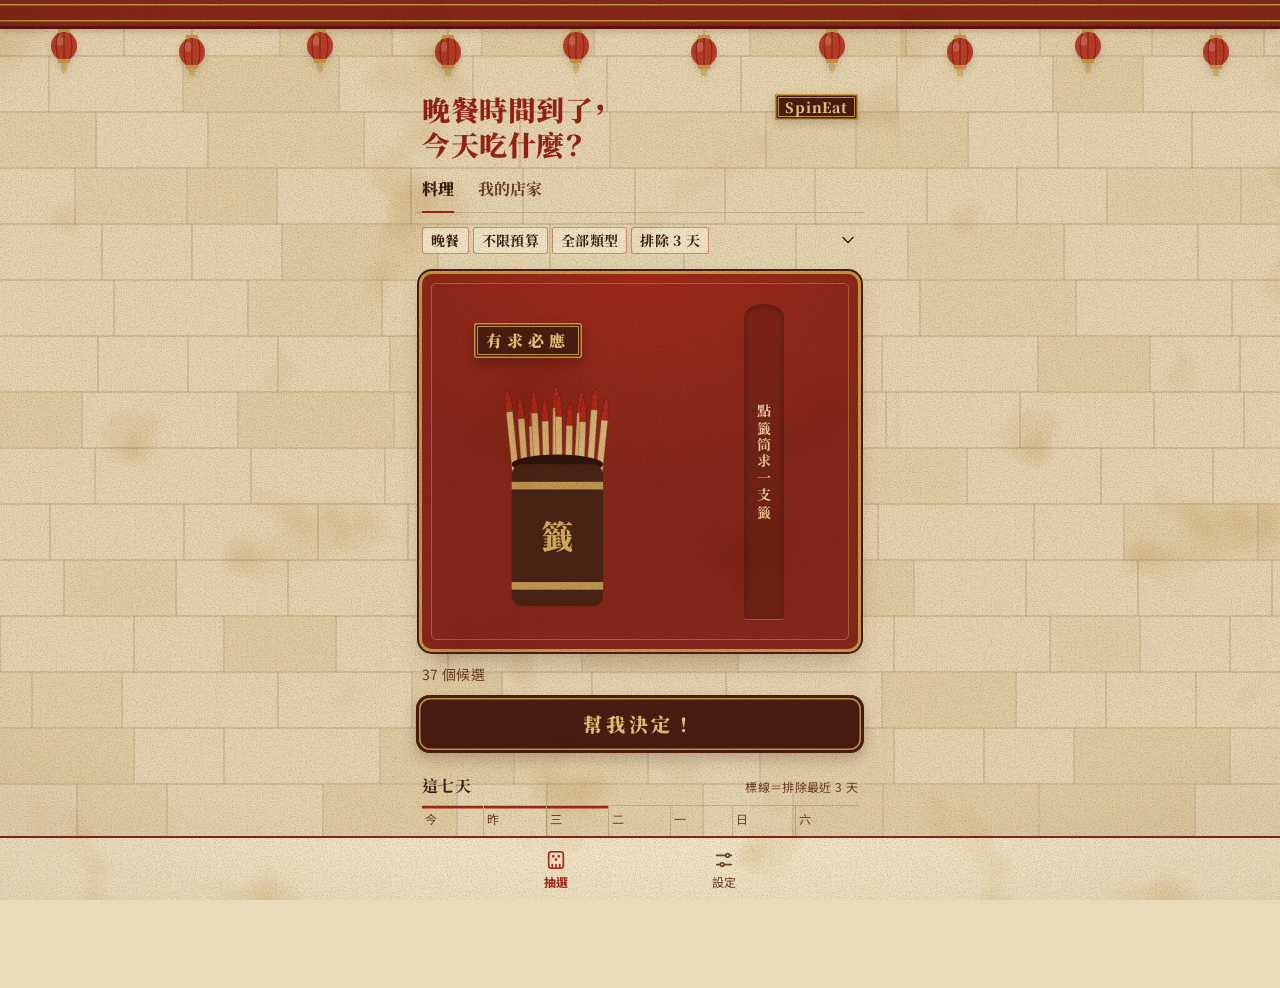
<file: index.html>
<!doctype html>
<html lang="zh-Hant-TW">
<head>
  <meta charset="utf-8">
  <meta name="viewport" content="width=device-width, initial-scale=1, viewport-fit=cover">
  <title>SpinEat · 今天吃甚麼</title>
  <meta name="description" content="選擇困難？轉一下，幫你決定今天吃甚麼。">
  <meta name="theme-color" content="#86281b">
  <link rel="icon" href="favicon.svg" type="image/svg+xml">
  <link rel="apple-touch-icon" href="icons/apple-touch-icon.png">
  <meta name="apple-mobile-web-app-title" content="今天吃甚麼">
  <link rel="preconnect" href="https://fonts.googleapis.com">
  <link rel="preconnect" href="https://fonts.gstatic.com" crossorigin>
  <link rel="stylesheet" href="https://fonts.googleapis.com/css2?family=Noto+Sans+TC:wght@400;700;900&family=Noto+Serif+TC:wght@700;900&display=swap">
  <!-- 紙板上手寫的印章，只用到這幾個字 -->
  <link rel="stylesheet" href="https://fonts.googleapis.com/css2?family=Iansui&text=%E5%89%A9%E6%A0%BC0123456789&display=swap">
  <link rel="stylesheet" href="css/style.css?v=20261028g">
  <script src="js/theme.js?v=20261028a"></script>
</head>
<body>
  <div class="backdrop" aria-hidden="true"></div>
  <div class="awning" aria-hidden="true"></div>

  <main class="app">
    <header class="app-header">
      <h1 class="greeting" id="greeting">今天吃什麼？</h1>
      <div class="header-side">
        <span class="brand">SpinEat</span>
      </div>
    </header>

    <div class="mode-tabs" role="radiogroup" aria-label="抽選來源" id="mode-switch">
      <button type="button" role="radio" data-mode="food">料理</button>
      <button type="button" role="radio" data-mode="store">我的店家</button>
    </div>

    <details class="filters" id="filters">
      <summary>
        <span class="filter-summary" id="filter-summary"></span>
        <span class="filter-edit"><span class="visually-hidden">調整條件</span>
          <svg class="icon chevron" viewBox="0 0 24 24" aria-hidden="true"><path d="m6 9 6 6 6-6"/></svg>
        </span>
      </summary>
      <div class="filter-panel" aria-label="篩選條件">
        <div class="filter-row">
          <span class="filter-label">餐別</span>
          <div class="chips" id="meal-chips" role="radiogroup" aria-label="餐別"></div>
        </div>
        <div class="filter-row">
          <span class="filter-label">預算</span>
          <div class="chips" id="price-chips" role="group" aria-label="預算"></div>
        </div>
        <div class="filter-row">
          <span class="filter-label" id="type-label">類型</span>
          <div class="chips" id="type-chips" role="group" aria-labelledby="type-label"></div>
        </div>
        <div class="filter-row">
          <label class="exclude-toggle">
            <input type="checkbox" id="exclude-recent" checked>
            排除最近
            <select id="exclude-days" aria-label="排除天數">
              <option value="1">1</option>
              <option value="2">2</option>
              <option value="3" selected>3</option>
              <option value="5">5</option>
              <option value="7">7</option>
            </select>
            天吃過的
          </label>
        </div>
      </div>
    </details>

    <section class="board-area" aria-label="抽選" id="board-area">
      <div class="board-wrap">
        <div class="poke-sheet" id="poke" role="img" aria-label="戳戳樂" hidden>
          <div class="poke-head" aria-hidden="true">
            <span class="poke-title">戳戳樂</span>
            <span class="poke-sub">挑一格戳下去</span>
            <span class="poke-stamp">剩<b class="poke-left">24</b>格</span>
          </div>
          <div class="poke-grid" aria-hidden="true"></div>
        </div>
        <div class="temple" id="temple" role="img" aria-label="籤筒" hidden>
          <p class="temple-plaque" aria-hidden="true">有求必應</p>
          <p class="qian-slot" aria-hidden="true">點籤筒求一支籤</p>
          <svg class="tube" viewBox="0 0 120 220" aria-hidden="true">
            <g class="tube-sticks"></g>
            <ellipse class="tube-rim" cx="60" cy="82" rx="42" ry="9"/>
            <rect class="tube-body" x="18" y="82" width="84" height="130" rx="10"/>
            <rect class="tube-band" x="18" y="98" width="84" height="7"/>
            <rect class="tube-band" x="18" y="190" width="84" height="7"/>
            <text class="tube-word" x="60" y="160" text-anchor="middle">籤</text>
          </svg>
          <div class="qian" aria-hidden="true" hidden>
            <span class="qian-no"></span>
            <span class="qian-name"></span>
          </div>
        </div>
        <div class="board-empty" id="board-empty" hidden>
          <p id="board-empty-text"></p>
          <a class="btn-secondary btn-sm" href="settings.html" id="board-empty-link" hidden>前往設定新增店家</a>
          <button type="button" class="btn-secondary btn-sm" id="board-empty-action" hidden></button>
        </div>
      </div>
      <p class="candidate-count" id="candidate-count"></p>
      <button class="go-btn" id="spin-btn" type="button">幫我決定！</button>
    </section>

    <section class="week-area" aria-labelledby="week-title">
      <div class="week-head">
        <h2 id="week-title">這七天</h2>
        <span class="week-legend" id="week-legend"></span>
      </div>
      <ol class="week" id="week"></ol>
      <details class="history">
        <summary>全部紀錄 <span id="history-count"></span></summary>
        <ul class="history-list" id="history-list"></ul>
        <button type="button" class="btn-text btn-danger" id="clear-history">清除所有紀錄</button>
      </details>
    </section>
  </main>

  <dialog class="result" id="result" aria-labelledby="result-name">
    <div class="result-decor" id="result-decor" aria-hidden="true"><div class="result-glow"></div><div class="result-eave"></div></div>
    <div class="result-inner">
      <div class="result-top">
        <button type="button" class="btn-text result-close" id="close-result">返回</button>
      </div>
      <div class="result-body">
        <div class="result-stage">
          <ol class="lane" id="result-lane" aria-hidden="true"></ol>
          <div class="result-slip">
            <p class="slip-head" id="result-place"></p>
            <h2 class="result-name" id="result-name"></h2>
            <dl class="result-meta" id="result-meta"></dl>
          </div>
        </div>
        <p class="result-why" id="result-why"></p>
        <a class="result-map" id="result-map" target="_blank" rel="noopener" hidden>
          <svg class="icon" viewBox="0 0 24 24" aria-hidden="true"><path d="M12 21s-7-6.2-7-11.5a7 7 0 0 1 14 0C19 14.8 12 21 12 21z"/><circle cx="12" cy="9.5" r="2.5"/></svg>
          <span id="result-map-text"></span>
        </a>
      </div>
      <div class="result-actions">
        <button type="button" class="btn-primary" id="accept-btn">就吃這個</button>
        <button type="button" class="btn-secondary" id="respin-btn">再抽一次</button>
      </div>
    </div>
  </dialog>

  <nav class="bottom-nav" aria-label="主要頁面">
    <a href="index.html" aria-current="page">
      <svg class="icon" viewBox="0 0 24 24" aria-hidden="true"><rect x="4" y="3" width="16" height="18" rx="3"/><circle cx="9" cy="8" r=".6"/><circle cx="15" cy="8" r=".6"/><circle cx="12" cy="11.5" r=".6"/><path d="M8 21v-4M12 21v-4M16 21v-4"/></svg>
      <span>抽選</span>
    </a>
    <a href="settings.html">
      <svg class="icon" viewBox="0 0 24 24" aria-hidden="true"><path d="M4 7h10M18 7h2M4 17h4M12 17h8"/><circle cx="16" cy="7" r="2"/><circle cx="10" cy="17" r="2"/></svg>
      <span>設定</span>
    </a>
  </nav>

  <div class="toast" id="toast" role="status" hidden></div>

  <script src="js/foods.js?v=20261028a"></script>
  <script src="js/store.js?v=20261028b"></script>
  <script src="js/fortune.js?v=20261028d"></script>
  <script src="js/poke.js?v=20261028d"></script>
  <script src="js/app.js?v=20261028c"></script>
</body>
</html>
</file>
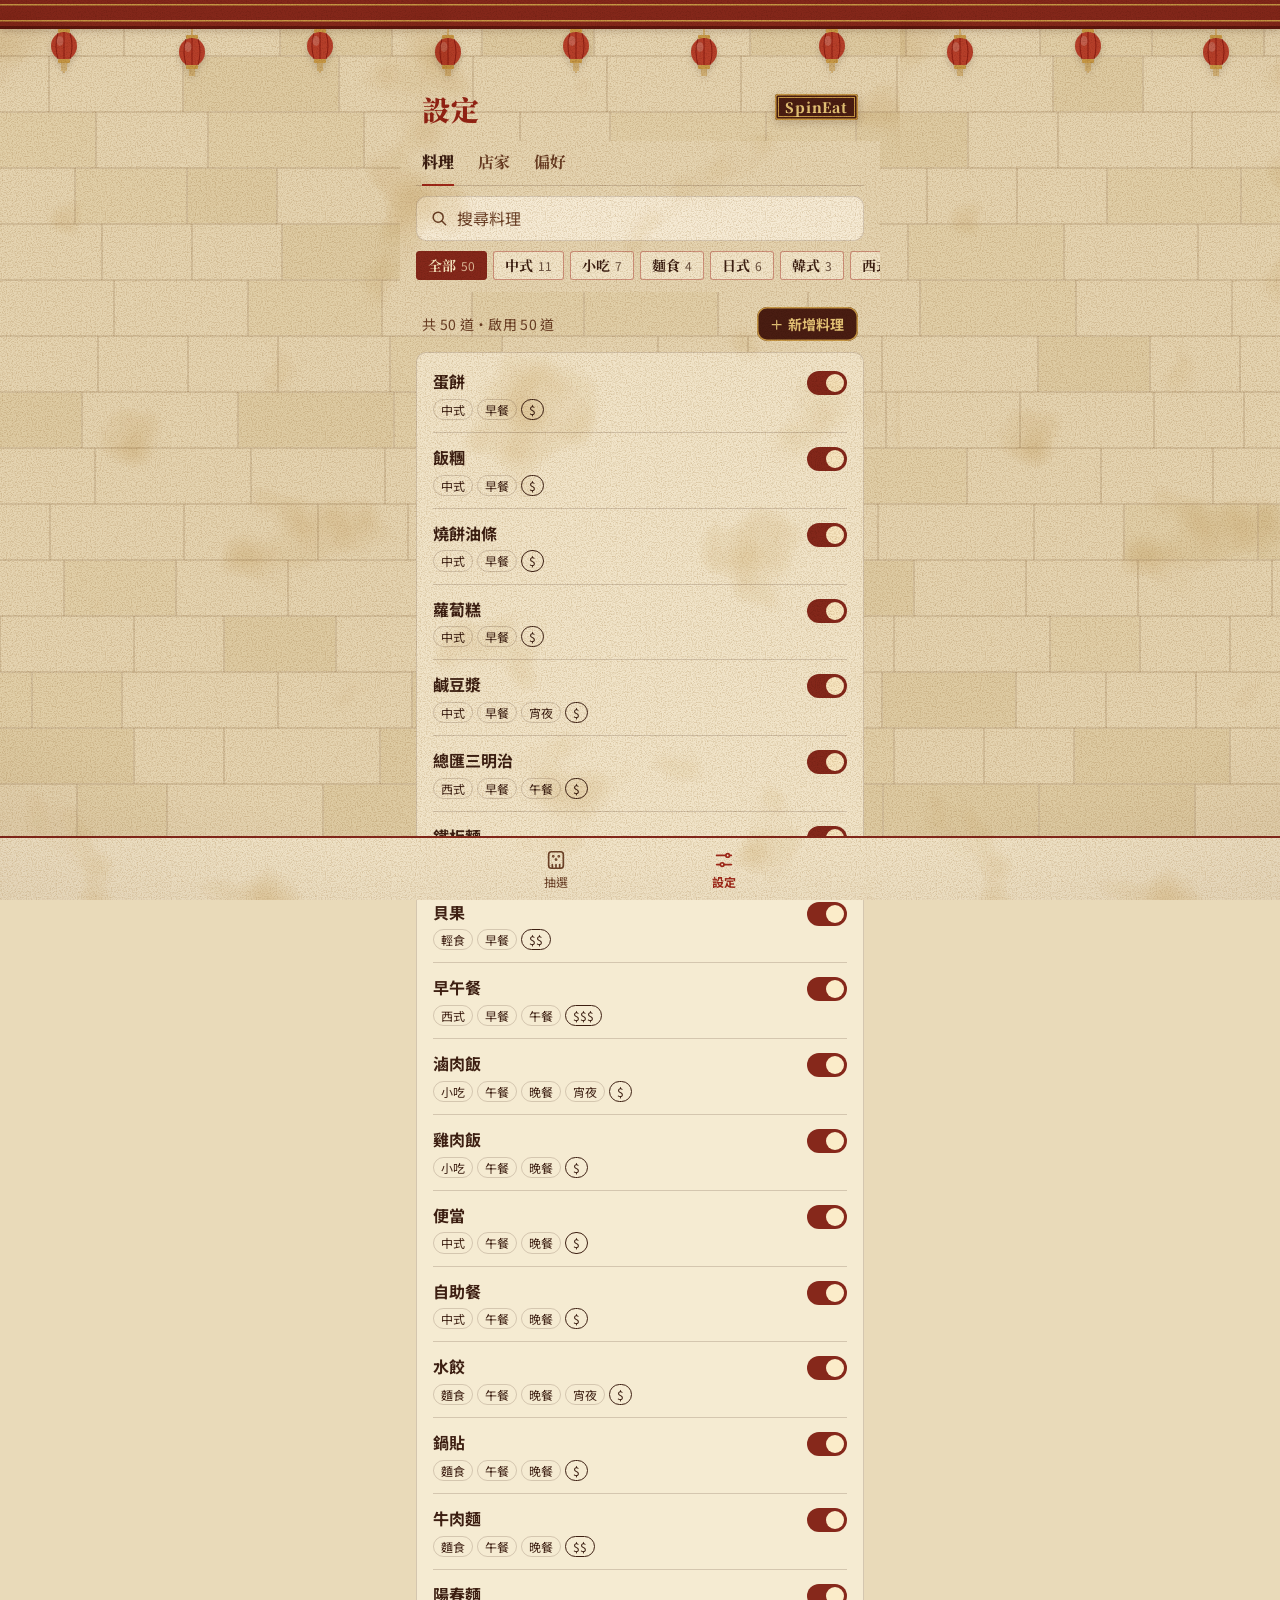
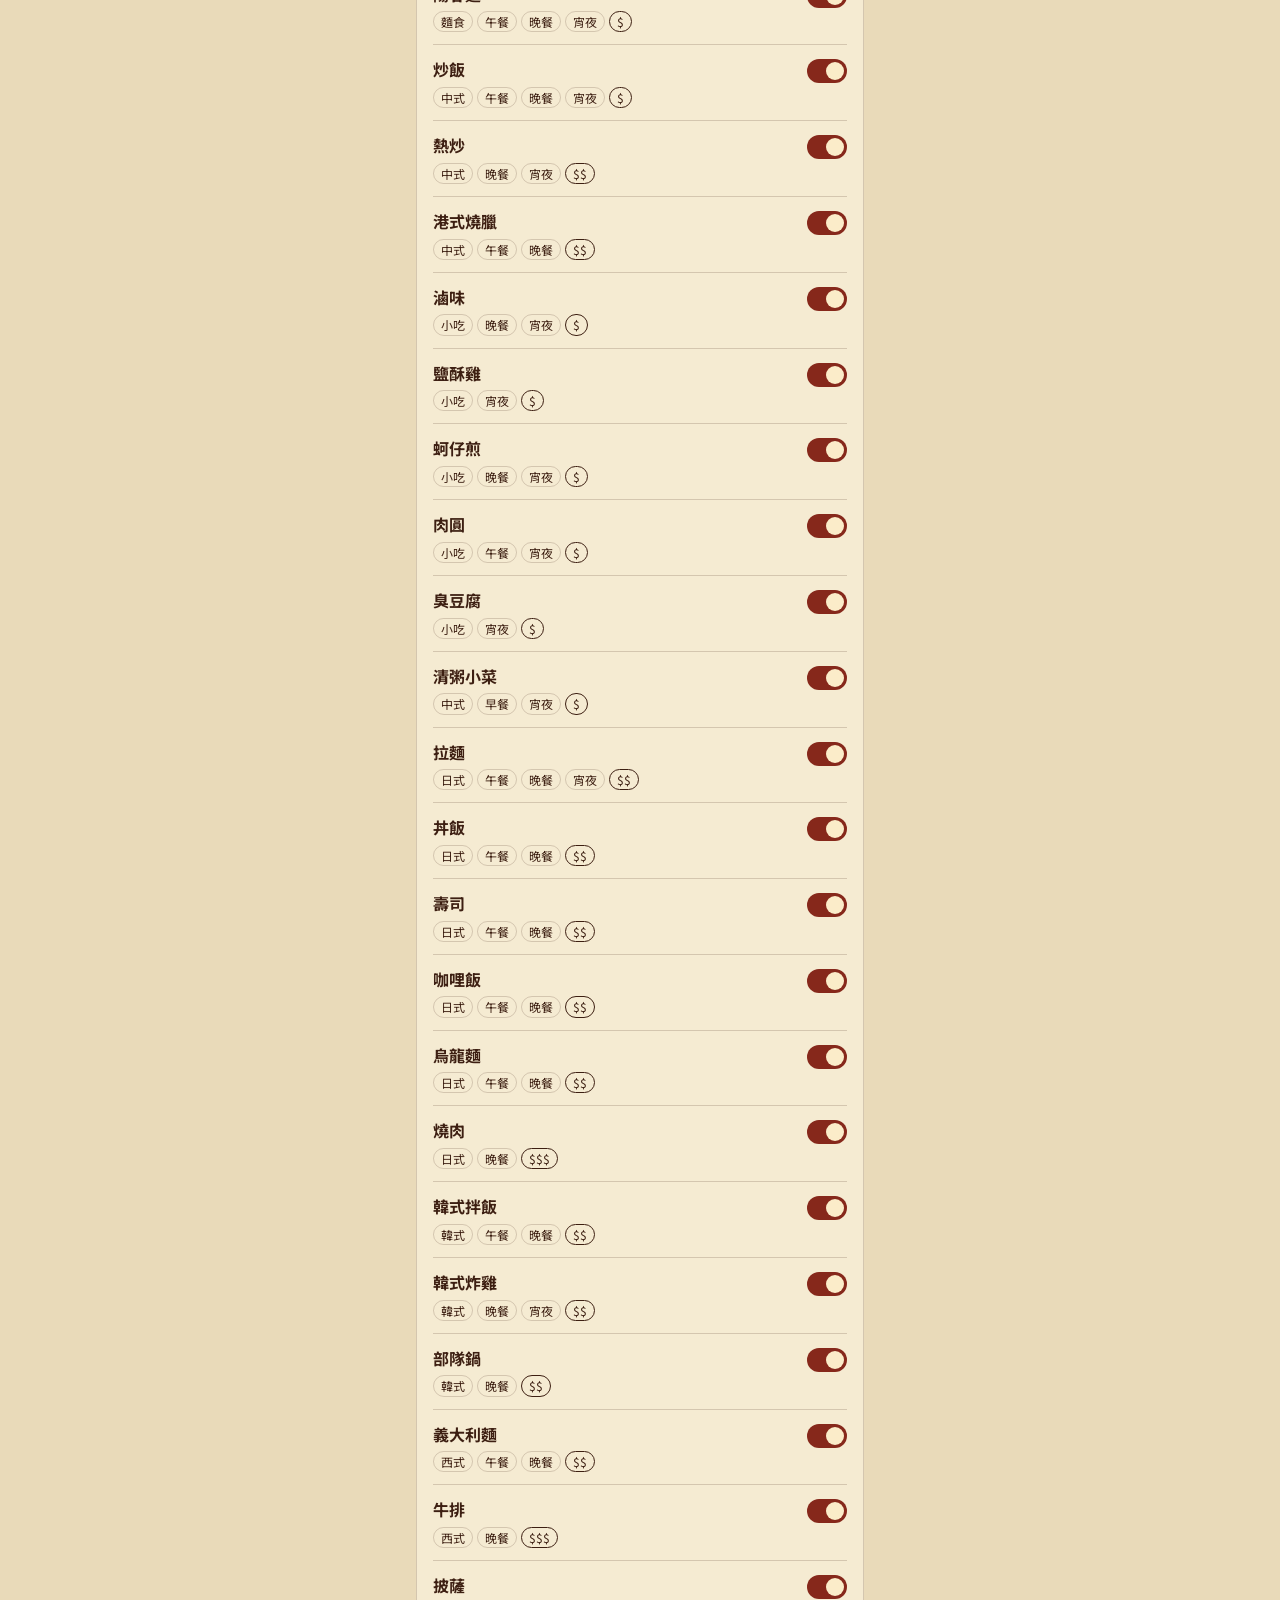
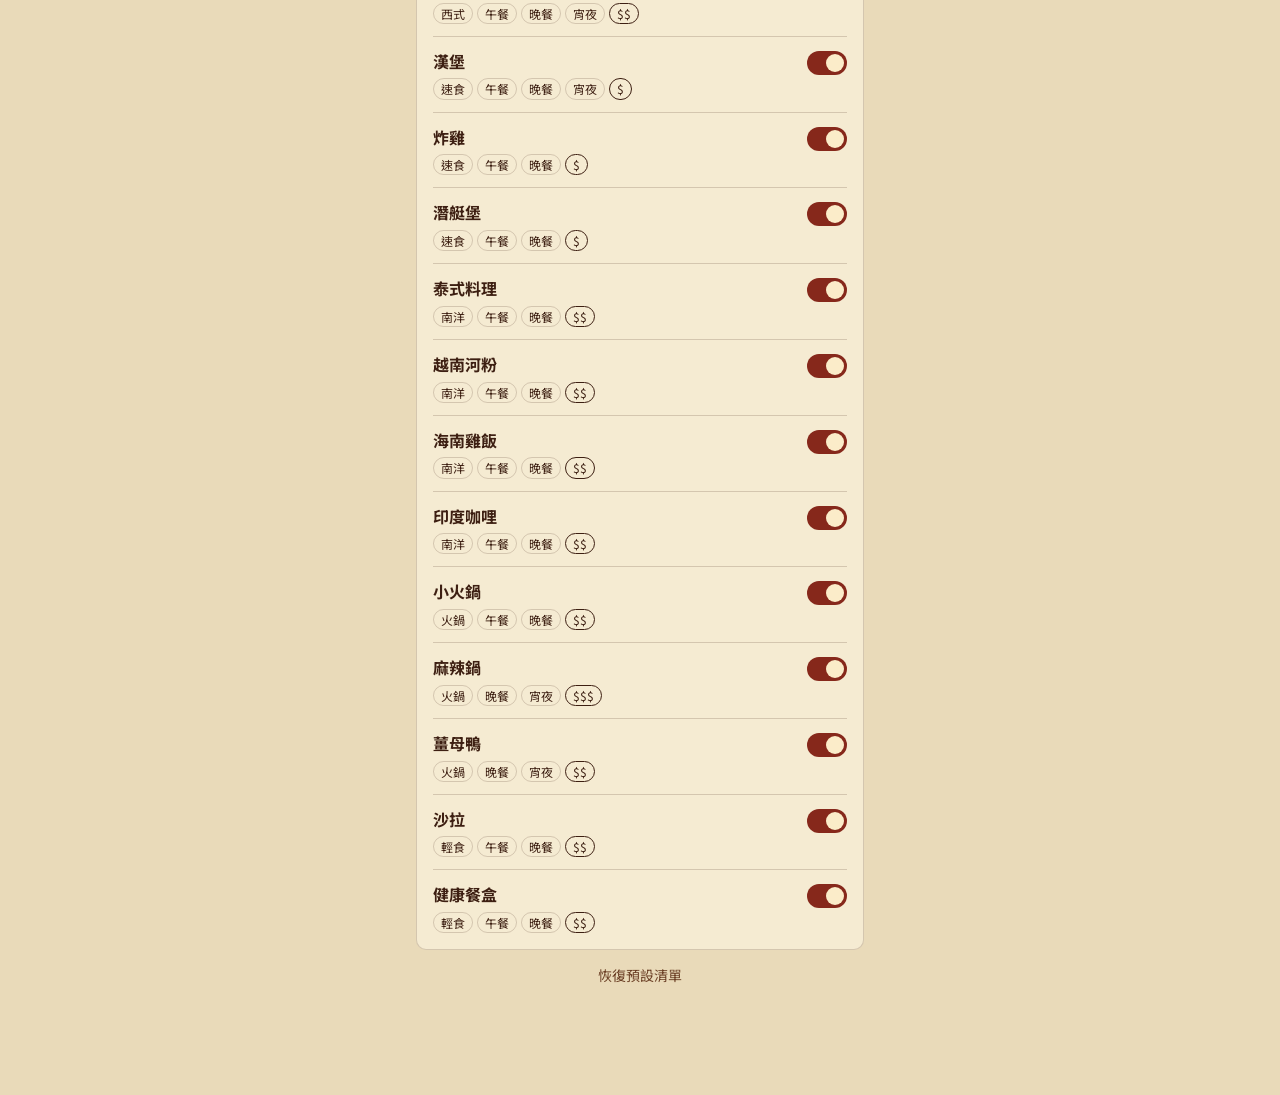
<file: settings.html>
<!doctype html>
<html lang="zh-Hant-TW">
<head>
  <meta charset="utf-8">
  <meta name="viewport" content="width=device-width, initial-scale=1, viewport-fit=cover">
  <title>設定 · SpinEat</title>
  <meta name="theme-color" content="#86281b">
  <link rel="icon" href="favicon.svg" type="image/svg+xml">
  <link rel="apple-touch-icon" href="icons/apple-touch-icon.png">
  <meta name="apple-mobile-web-app-title" content="今天吃甚麼">
  <link rel="preconnect" href="https://fonts.googleapis.com">
  <link rel="preconnect" href="https://fonts.gstatic.com" crossorigin>
  <link rel="stylesheet" href="https://fonts.googleapis.com/css2?family=Noto+Sans+TC:wght@400;700;900&family=Noto+Serif+TC:wght@700;900&display=swap">
  <link rel="stylesheet" href="css/style.css?v=20261028g">
  <script src="js/theme.js?v=20261028a"></script>
</head>
<body>
  <div class="backdrop" aria-hidden="true"></div>
  <div class="awning" aria-hidden="true"></div>

  <main class="app">
    <header class="app-header">
      <h1 class="greeting">設定</h1>
      <div class="header-side">
        <span class="brand">SpinEat</span>
      </div>
    </header>

    <!-- 分頁列：捲動時固定在上方；料理分頁多帶搜尋和類型篩選 -->
    <div class="settings-bar">
      <div class="mode-tabs" role="tablist" aria-label="設定分類" id="settings-tabs">
        <button type="button" role="tab" id="tab-foods" aria-controls="panel-foods" data-tab="foods">料理</button>
        <button type="button" role="tab" id="tab-stores" aria-controls="panel-stores" data-tab="stores">店家</button>
        <button type="button" role="tab" id="tab-prefs" aria-controls="panel-prefs" data-tab="prefs">偏好</button>
      </div>
      <div class="food-tools" id="food-tools">
        <label class="search-box">
          <svg class="icon" viewBox="0 0 24 24" aria-hidden="true"><circle cx="11" cy="11" r="6"/><path d="m20 20-4.5-4.5"/></svg>
          <span class="visually-hidden">搜尋料理</span>
          <input type="search" id="food-search" placeholder="搜尋料理" autocomplete="off" enterkeyhint="search">
        </label>
        <div class="filter-row" id="type-filter" role="group" aria-label="依類型篩選"></div>
      </div>
    </div>

    <!-- 料理 -->
    <section class="tab-panel" id="panel-foods" role="tabpanel" aria-labelledby="tab-foods">
      <div class="list-bar">
        <span class="list-count" id="food-summary" aria-live="polite"></span>
        <button type="button" class="btn-text" id="rename-type-btn" hidden>改類型名稱</button>
        <button type="button" class="btn-primary btn-sm" id="add-food-btn"><svg class="icon" viewBox="0 0 24 24" aria-hidden="true"><path d="M12 5v14M5 12h14"/></svg>新增料理</button>
      </div>
      <form class="inline-form type-rename" id="type-rename-form" hidden>
        <label class="visually-hidden" for="type-rename-input">類型名稱</label>
        <input type="text" id="type-rename-input" maxlength="8" autocomplete="off">
        <button type="submit" class="btn-secondary btn-sm">儲存</button>
        <button type="button" class="btn-text" id="type-rename-cancel">取消</button>
      </form>
      <div class="panel list-panel">
        <ul class="store-list" id="food-list"></ul>
      </div>
      <p class="list-foot"><button type="button" class="btn-text" id="reset-foods-btn">恢復預設清單</button></p>
    </section>

    <!-- 店家 -->
    <section class="tab-panel" id="panel-stores" role="tabpanel" aria-labelledby="tab-stores" hidden>
      <div class="filter-head">
        <div class="filter-row" id="tag-filter" role="group" aria-label="依分類標籤篩選"></div>
        <button type="button" class="btn-text" id="manage-tags-btn">管理標籤</button>
      </div>
      <div class="list-bar">
        <span class="list-count" id="store-summary" aria-live="polite"></span>
        <button type="button" class="btn-primary btn-sm" id="add-store-btn"><svg class="icon" viewBox="0 0 24 24" aria-hidden="true"><path d="M12 5v14M5 12h14"/></svg>新增店家</button>
      </div>
      <div class="panel list-panel">
        <ul class="store-list" id="store-list"></ul>
      </div>
    </section>

    <!-- 偏好：外觀、抽選動畫、資料備份 -->
    <section class="tab-panel" id="panel-prefs" role="tabpanel" aria-labelledby="tab-prefs" hidden>
      <!-- 外觀 -->
      <section class="panel" aria-labelledby="appearance-title">
        <div class="panel-head">
          <h2 id="appearance-title">外觀</h2>
        </div>
        <div class="theme-options" id="theme-options" role="radiogroup" aria-labelledby="appearance-title">
          <label class="theme-option">
            <input type="radio" name="appearance" value="auto">
            <span class="theme-swatch theme-swatch-auto" aria-hidden="true"><i></i><i></i></span>
            <span class="theme-text"><strong>依時間自動</strong><small id="auto-hint">白天廟口，晚上夜市霓虹</small></span>
          </label>
          <label class="theme-option">
            <input type="radio" name="appearance" value="neon">
            <span class="theme-swatch theme-swatch-neon" aria-hidden="true"><i></i></span>
            <span class="theme-text"><strong>夜市霓虹</strong><small>戳戳樂</small></span>
          </label>
          <label class="theme-option">
            <input type="radio" name="appearance" value="temple">
            <span class="theme-swatch theme-swatch-temple" aria-hidden="true"><i></i></span>
            <span class="theme-text"><strong>廟口朱紅</strong><small>求籤</small></span>
          </label>
        </div>
        <h3 class="motion-head" id="motion-title">抽選動畫</h3>
        <div class="theme-options motion-options" id="motion-options" role="radiogroup" aria-labelledby="motion-title">
          <label class="theme-option">
            <input type="radio" name="motion" value="system">
            <span class="theme-text"><strong>跟隨系統</strong><small id="motion-hint">系統開啟「減少動態效果」時，直接出結果</small></span>
          </label>
          <label class="theme-option">
            <input type="radio" name="motion" value="always">
            <span class="theme-text"><strong>一律播放</strong><small>戳破紙板、搖籤筒都照常播放</small></span>
          </label>
        </div>
      </section>

      <!-- 備份 -->
      <section class="panel" aria-labelledby="backup-title">
        <div class="panel-head">
          <h2 id="backup-title">資料備份</h2>
        </div>
        <p class="panel-note">資料只存在這個瀏覽器裡，清除瀏覽資料就會消失。建議定期匯出備份，也可以用來把資料搬到另一台裝置。</p>
        <div class="backup-actions">
          <button type="button" class="btn-secondary btn-sm" id="export-btn">匯出 JSON</button>
          <label class="btn-secondary btn-sm file-btn">
            匯入 JSON
            <input type="file" id="import-input" accept="application/json,.json">
          </label>
        </div>
      </section>
    </section>
  </main>

  <!-- 店家編輯表單 -->
  <dialog class="store-dialog" id="store-dialog" aria-labelledby="store-dialog-title">
    <form id="store-form" novalidate>
      <h2 id="store-dialog-title">新增店家</h2>

      <label class="field">
        <span>名稱 <em>*</em></span>
        <input type="text" name="name" maxlength="30" required autocomplete="off">
      </label>

      <label class="field">
        <span>地址</span>
        <input type="text" name="address" maxlength="100" autocomplete="off" placeholder="可留空，用來開啟 Google 地圖">
      </label>

      <fieldset class="field">
        <legend>餐別 <em>*</em></legend>
        <div class="chips" id="form-meals"></div>
      </fieldset>

      <fieldset class="field">
        <legend>預算</legend>
        <div class="chips" id="form-price"></div>
      </fieldset>

      <fieldset class="field">
        <legend>分類標籤</legend>
        <div class="chips" id="form-tags"></div>
      </fieldset>

      <label class="switch-row">
        <input type="checkbox" name="enabled" role="switch" checked>
        <span>啟用（關閉後不會被抽到）</span>
      </label>

      <p class="form-error" id="form-error" role="alert" hidden></p>

      <div class="dialog-actions">
        <button type="button" class="btn-text btn-danger dialog-delete" id="delete-store-btn">刪除這家店</button>
        <button type="button" class="btn-secondary" id="cancel-store-btn">取消</button>
        <button type="submit" class="btn-primary">儲存</button>
      </div>
    </form>
  </dialog>

  <!-- 料理編輯表單 -->
  <dialog class="store-dialog" id="food-dialog" aria-labelledby="food-dialog-title">
    <form id="food-form" novalidate>
      <h2 id="food-dialog-title">新增料理</h2>

      <label class="field">
        <span>名稱 <em>*</em></span>
        <input type="text" name="name" maxlength="20" required autocomplete="off">
      </label>

      <fieldset class="field">
        <legend>類型 <em>*</em></legend>
        <div class="chips" id="food-form-types"></div>
        <label class="visually-hidden" for="food-new-type">或輸入新類型</label>
        <input type="text" id="food-new-type" name="newType" maxlength="8" autocomplete="off" placeholder="或輸入新類型，例如：素食">
      </fieldset>

      <fieldset class="field">
        <legend>餐別 <em>*</em></legend>
        <div class="chips" id="food-form-meals"></div>
      </fieldset>

      <fieldset class="field">
        <legend>預算</legend>
        <div class="chips" id="food-form-price"></div>
      </fieldset>

      <label class="switch-row">
        <input type="checkbox" name="enabled" role="switch" checked>
        <span>啟用（關閉後不會被抽到）</span>
      </label>

      <p class="form-error" id="food-form-error" role="alert" hidden></p>

      <div class="dialog-actions">
        <button type="button" class="btn-text btn-danger dialog-delete" id="delete-food-btn">刪除這道料理</button>
        <button type="button" class="btn-secondary" id="cancel-food-btn">取消</button>
        <button type="submit" class="btn-primary">儲存</button>
      </div>
    </form>
  </dialog>

  <!-- 分類標籤管理 -->
  <dialog class="store-dialog" id="tag-dialog" aria-labelledby="tag-dialog-title">
    <h2 id="tag-dialog-title">分類標籤</h2>
    <p class="panel-note">標籤用來替店家分類，例如公司附近、可外送。改名會套用到所有用到它的店家。</p>
    <form class="inline-form" id="tag-form">
      <label class="visually-hidden" for="tag-input">新標籤名稱</label>
      <input type="text" id="tag-input" placeholder="新標籤名稱" maxlength="12" autocomplete="off">
      <button type="submit" class="btn-secondary btn-sm">新增</button>
    </form>
    <ul class="tag-list" id="tag-list"></ul>
    <div class="dialog-actions">
      <button type="button" class="btn-primary" id="close-tag-btn">完成</button>
    </div>
  </dialog>

  <nav class="bottom-nav" aria-label="主要頁面">
    <a href="index.html">
      <svg class="icon" viewBox="0 0 24 24" aria-hidden="true"><rect x="4" y="3" width="16" height="18" rx="3"/><circle cx="9" cy="8" r=".6"/><circle cx="15" cy="8" r=".6"/><circle cx="12" cy="11.5" r=".6"/><path d="M8 21v-4M12 21v-4M16 21v-4"/></svg>
      <span>抽選</span>
    </a>
    <a href="settings.html" aria-current="page">
      <svg class="icon" viewBox="0 0 24 24" aria-hidden="true"><path d="M4 7h10M18 7h2M4 17h4M12 17h8"/><circle cx="16" cy="7" r="2"/><circle cx="10" cy="17" r="2"/></svg>
      <span>設定</span>
    </a>
  </nav>

  <div class="toast" id="toast" role="status" hidden></div>

  <script src="js/foods.js?v=20261028a"></script>
  <script src="js/store.js?v=20261028b"></script>
  <script src="js/settings.js?v=20261028c"></script>
</body>
</html>
</file>
<file: css/style.css>
/* ==========================================================
   主題
   兩個主題共用同一副骨架，只換這裡的變數和少數裝飾。
   temple：廟口朱紅（白天，抽法是求籤）；neon：夜市霓虹（晚上，抽法是戳戳樂）
   ========================================================== */
/* 廟口（白天，也是預設）：米色石埕、朱紅供桌、金字匾額、紅燈籠；抽法是求籤 */
:root,
[data-theme="temple"] {
  color-scheme: light;
  --ground: #e9dab9; /* 整體泛黃褪色，像曬了很多年的廟埕 */
  --slab: #dccb9f; /* 石埕上顏色深一點的石板 */
  --grout: rgba(122, 86, 52, 0.16);
  --text: #3d1f12;
  --muted: #6b3f25;
  --line: rgba(61, 31, 18, 0.18);
  --display: #962415;
  --mark: #a3291a;
  --surface: #f5ebd2;
  --surface-text: #3d1f12;
  --surface-muted: #6e4329;
  --surface-line: rgba(61, 31, 18, 0.18);
  --input: #faf2df;
  --board: #86281b;
  --label: #fbecc9;
  --label-muted: #f0cfa8;
  --lit: #f0bd45;
  --lit-ink: #3d1f12;
  --btn: #4a1d12; /* 檀木匾額底 */
  --btn-ink: #e8c97c;
  --gold: #c99c48; /* 金箔氧化後偏暗 */
  --focus: #86281b;
  --danger: #a3372b;
  --beam: #86281b;
  --beam-shade: #5e160d;
  --lantern: #b9402b;
  --lantern-rib: #8f1d12;
  --tube: #4a2414; /* 求籤：籤筒、籤、籤頭朱漆 */
  --tube-rim: #2e150b;
  --tube-band: #d6b064;
  --stick: #ecd49c; /* 竹片本色 */
  --stick-ink: #3d1f12;
  --stick-no: #86281b; /* 籤號用朱墨 */
  --bamboo-tone: #dcb97f; /* 竹籤本色，比籤紙深一點、偏褐 */
  --lacquer: #b52a1c;
  /* 籤頭雕成葫蘆般的輪廓：尖頂，往下細頸與鼓起交替，最後一個肩接上竹身（40×80） */
  --qian-head: url("data:image/svg+xml,%3Csvg xmlns='http://www.w3.org/2000/svg' viewBox='0 0 40 80' preserveAspectRatio='none'%3E%3Cpath d='M20 0C24 2 28 5 28 8C28 11 25 12 25 14C25 17 34 19 34 24C34 28 27 29 27 32C27 36 39 39 39 44C39 49 30 50 30 54C30 58 38 59 38 64L38 80L2 80L2 64C2 59 10 58 10 54C10 50 1 49 1 44C1 39 13 36 13 32C13 29 6 28 6 24C6 19 15 17 15 14C15 12 12 11 12 8C12 5 16 2 20 0Z'/%3E%3C/svg%3E");
  /* 舊籤的磨痕：直向拉長的雜訊是竹纖維與手汗吃進去的髒，另一層只留峰值的是零星黴點（褐色、半透明） */
  --age-grain: url("data:image/svg+xml,%3Csvg xmlns='http://www.w3.org/2000/svg' width='120' height='240'%3E%3Cfilter id='f'%3E%3CfeTurbulence type='fractalNoise' baseFrequency='0.9 0.035' numOctaves='2' seed='7'/%3E%3CfeColorMatrix values='0 0 0 0 0.32 0 0 0 0 0.2 0 0 0 0 0.08 1.3 0 0 0 -0.52'/%3E%3C/filter%3E%3Cfilter id='s'%3E%3CfeTurbulence type='fractalNoise' baseFrequency='0.55' numOctaves='2' seed='3'/%3E%3CfeColorMatrix values='0 0 0 0 0.25 0 0 0 0 0.14 0 0 0 0 0.05 4 0 0 0 -2.55'/%3E%3C/filter%3E%3Crect width='100%25' height='100%25' filter='url(%23f)'/%3E%3Crect width='100%25' height='100%25' filter='url(%23s)'/%3E%3C/svg%3E");
  /* 竹身：平塗一層泛黃的竹色，不畫圓弧光影；只留纖維、幾塊水漬，籤尾被手握得最黑 */
  --bamboo:
    var(--age-grain),
    radial-gradient(38% 7% at 28% 46%, rgba(120, 78, 30, 0.2), transparent 70%),
    radial-gradient(30% 5% at 72% 63%, rgba(120, 78, 30, 0.16), transparent 70%),
    linear-gradient(180deg, transparent 62%, rgba(96, 60, 22, 0.28)),
    color-mix(in srgb, var(--bamboo-tone) 86%, #8a6a3e);
  /* 籤頭朱漆：平塗褪色的朱，鼓起處磨掉一點露出竹色、籤尖磨得最多；漆在肩下多塗一截，收邊一道暗線 */
  --lacquer-face:
    linear-gradient(180deg, transparent calc(100% - 1px), rgba(50, 6, 3, 0.45) calc(100% - 1px)),
    var(--age-grain),
    radial-gradient(22% 6% at 50% 3%, color-mix(in srgb, var(--bamboo-tone) 75%, transparent) 55%, transparent 100%),
    radial-gradient(16% 7% at 88% 46%, color-mix(in srgb, var(--bamboo-tone) 65%, transparent) 50%, transparent 100%),
    radial-gradient(14% 6% at 10% 64%, color-mix(in srgb, var(--bamboo-tone) 55%, transparent) 50%, transparent 100%),
    radial-gradient(12% 5% at 80% 25%, color-mix(in srgb, var(--bamboo-tone) 40%, transparent) 45%, transparent 100%),
    color-mix(in srgb, var(--lacquer) 55%, #e07a45); /* 褪成偏橘的朱砂色，跟供桌的深紅拉開 */
  --font-display: "Noto Serif TC", "Noto Sans TC", "PingFang TC", serif;
  --track: 0.02em;
  --radius: 10px;
}

/* 字級：五階，兩個主題共用。相鄰兩階至少差 2px，再小的字只換顏色、不換大小 */
:root {
  --font-body: "Noto Sans TC", "PingFang TC", "Microsoft JhengHei", system-ui, sans-serif;
  --fs-meta: 0.75rem;   /* 12px：日期、徽章、導覽、七天格 */
  --fs-small: 0.875rem; /* 14px：說明、欄位標籤、條件標籤、次要按鈕 */
  --fs-body: 1rem;      /* 16px：內文、輸入框、分頁 */
  --fs-title: 1.125rem; /* 18px：面板標題、結果畫面按鈕 */
  --fs-dialog: 1.25rem; /* 20px：對話框標題 */
}

[data-theme="neon"] {
  color-scheme: dark;
  --ground: #1b1546;
  --text: #f4efff;
  --muted: #b1aadf;
  --line: rgba(244, 239, 255, 0.14);
  --display: #f4efff;
  --mark: #ff5c9a;
  --surface: #241d5a;
  --surface-text: #f4efff;
  --surface-muted: #b1aadf;
  --surface-line: rgba(244, 239, 255, 0.12);
  --input: #1b1546;
  --board: #2b2270;
  --pin: #ff5c9a;
  --label: #f4efff;
  --label-muted: #c9c2f0;
  --lit: #d8ff3c;
  --lit-ink: #1b1546;
  --btn: #2f2680;
  --btn-ink: #ffd1e3;
  --glow: #ff5c9a;
  --focus: #ff5c9a;
  --danger: #ff8a98;
  --font-display: "Noto Sans TC", "PingFang TC", "Microsoft JhengHei", system-ui, sans-serif;
  --track: 0.03em; /* 深底淺字看起來比較擠，字距多放一點 */
  --radius: 14px;
}

/* ==========================================================
   基礎
   ========================================================== */
* { box-sizing: border-box; }

[hidden] { display: none !important; }

html {
  background: var(--ground);
  scrollbar-color: var(--board) transparent;
}

body {
  margin: 0;
  min-height: 100dvh;
  background: var(--ground);
  color: var(--text);
  font-family: var(--font-body);
  line-height: 1.6;
  letter-spacing: var(--track);
  -webkit-tap-highlight-color: transparent;
  caret-color: var(--mark);
}

::selection { background: var(--lit); color: var(--lit-ink); }

button, select, input { font: inherit; color: inherit; }

:focus-visible { outline: 2px solid var(--focus); outline-offset: 2px; }

a { color: inherit; text-underline-offset: 3px; }

/* 標題類的全形標點收成半寬，招呼語「了，」後面不會空一大格 */
.greeting, .result-name, .panel h2, .store-dialog h2 { font-feature-settings: "palt"; }

/* 說明文字避免最後一行只剩一個字 */
.panel-note, .result-why, .board-empty p, .toast { text-wrap: pretty; }

.icon {
  width: 1.25em;
  height: 1.25em;
  flex: none;
  fill: none;
  stroke: currentColor;
  stroke-width: 1.8;
  stroke-linecap: round;
  stroke-linejoin: round;
}

.visually-hidden {
  position: absolute;
  width: 1px;
  height: 1px;
  overflow: hidden;
  clip: rect(0 0 0 0);
  white-space: nowrap;
}

/* 背景圖樣：廟口是石埕，夜市是光暈 */
.backdrop {
  position: fixed;
  inset: 0;
  z-index: 0;
  pointer-events: none;
  overflow: hidden;
}
.backdrop svg { display: block; width: 100%; height: 100%; }
[data-theme="temple"] .backdrop svg { width: auto; height: auto; }

/* 廟口整體仿舊：整個畫面蓋一層舊紙——細紙纖維、幾塊黃斑、四角暗下去。
   用 multiply 疊上去，只會把底下的顏色壓舊，深色字不會變淡；結果畫面在 top layer，另外疊一次 */
:root:not([data-theme="neon"]) body::after,
:root:not([data-theme="neon"]) .result::after {
  content: "";
  position: fixed;
  inset: 0;
  z-index: 50;
  pointer-events: none;
  mix-blend-mode: multiply;
  background:
    url("data:image/svg+xml,%3Csvg xmlns='http://www.w3.org/2000/svg' width='220' height='220'%3E%3Cfilter id='g'%3E%3CfeTurbulence type='fractalNoise' baseFrequency='0.8' numOctaves='3' seed='11' stitchTiles='stitch'/%3E%3CfeColorMatrix values='0 0 0 0 0.45 0 0 0 0 0.3 0 0 0 0 0.14 0.9 0 0 0 -0.38'/%3E%3C/filter%3E%3Crect width='100%25' height='100%25' filter='url(%23g)'/%3E%3C/svg%3E"),
    url("data:image/svg+xml,%3Csvg xmlns='http://www.w3.org/2000/svg' width='900' height='900'%3E%3Cfilter id='f'%3E%3CfeTurbulence type='fractalNoise' baseFrequency='0.008' numOctaves='3' seed='4' stitchTiles='stitch'/%3E%3CfeColorMatrix values='0 0 0 0 0.62 0 0 0 0 0.42 0 0 0 0 0.16 1.6 0 0 0 -1.02'/%3E%3C/filter%3E%3Crect width='100%25' height='100%25' filter='url(%23f)'/%3E%3C/svg%3E"),
    radial-gradient(120% 90% at 50% 45%, transparent 55%, rgba(110, 70, 30, 0.24)),
    rgba(196, 160, 100, 0.07);
}

/* 頁首裝飾：廟口的橫樑燈籠、夜市的燈泡串 */
.awning { display: none; }

.app {
  position: relative;
  z-index: 1;
  max-width: 480px;
  margin: 0 auto;
  padding: calc(24px + env(safe-area-inset-top)) 16px calc(104px + env(safe-area-inset-bottom));
  display: flex;
  flex-direction: column;
  gap: 14px;
}
[data-theme="neon"] .app { padding-top: calc(60px + env(safe-area-inset-top)); }

/* 夜市的燈泡串掛在頁首，跟著頁面捲走 */
[data-theme="neon"] .awning {
  display: block;
  position: absolute;
  top: 0;
  left: 0;
  right: 0;
  height: 64px;
  z-index: 0;
  pointer-events: none;
}
[data-theme="neon"] .awning svg { display: block; width: 100%; height: 100%; }

/* 廟口的朱紅橫樑與燈籠，畫在 SVG 裡 */
[data-theme="temple"] .awning {
  display: block;
  position: absolute;
  top: 0;
  left: 0;
  right: 0;
  height: 76px;
  z-index: 2;
  pointer-events: none;
  filter: drop-shadow(0 3px 3px rgba(61, 31, 18, 0.18));
}
[data-theme="temple"] .awning svg { display: block; width: 100%; height: 100%; }
[data-theme="temple"] .app { padding-top: calc(92px + env(safe-area-inset-top)); }

/* ==========================================================
   標題與招呼
   ========================================================== */
.app-header {
  display: flex;
  justify-content: space-between;
  align-items: flex-start;
  gap: 12px;
  padding: 0 6px;
}
.greeting {
  margin: 0;
  font-family: var(--font-display);
  font-weight: 900;
  font-size: clamp(1.5rem, 6.4vw, 1.75rem);
  line-height: 1.25;
  letter-spacing: 0.02em;
  color: var(--display);
  text-wrap: balance;
}

.header-side {
  flex: none;
  display: flex;
  flex-direction: column;
  align-items: flex-end;
  gap: 6px;
}

.brand {
  margin-top: 2px;
  font-family: var(--font-display);
  font-weight: 900;
  font-size: var(--fs-small);
  letter-spacing: 0.06em;
}
/* 廟口的招牌是一塊小匾額：檀木底、金字、金色雙框 */
[data-theme="temple"] .brand {
  background: var(--btn);
  color: var(--btn-ink);
  border-radius: 3px;
  padding: 2px 10px;
  box-shadow: inset 0 0 0 1.5px var(--gold), inset 0 0 0 3px var(--btn), inset 0 0 0 4px var(--gold), 0 3px 8px rgba(61, 31, 18, 0.22);
}
[data-theme="neon"] .brand {
  color: var(--glow);
  text-shadow: 0 0 10px rgba(255, 92, 154, 0.55);
}

/* ==========================================================
   料理／我的店家
   ========================================================== */
.mode-tabs {
  display: flex;
  gap: 24px;
  padding: 0 6px;
  border-bottom: 1px solid var(--line);
}
.mode-tabs button {
  border: none;
  background: none;
  padding: 0 0 9px;
  margin-bottom: -1px;
  border-bottom: 2.5px solid transparent;
  font-family: var(--font-display);
  font-size: var(--fs-body);
  /* 明體只載入 700／900，未選中用 700、選中用 900，粗細才分得出來 */
  font-weight: 700;
  color: var(--muted);
  cursor: pointer;
}
.mode-tabs button:hover { color: var(--text); }
.mode-tabs button[aria-checked="true"],
.mode-tabs button[aria-selected="true"] {
  color: var(--text);
  font-weight: 900;
  border-bottom-color: var(--mark);
}

/* ==========================================================
   條件標籤
   ========================================================== */
.chips { display: flex; flex-wrap: wrap; gap: 6px; }

.chip {
  display: inline-block;
  border-radius: 999px;
  padding: 3px 11px;
  font-size: var(--fs-small);
  line-height: 1.5;
  cursor: pointer;
  transition: background-color 0.15s, border-color 0.15s, color 0.15s;
}
[data-theme="neon"] .chip {
  background: rgba(255, 255, 255, 0.07);
  color: var(--text);
  border: 1px solid var(--line);
}
/* 廟口的標籤像籤條：直角、細朱紅框 */
[data-theme="temple"] .chip {
  background: var(--surface);
  color: var(--surface-text);
  border: 1px solid rgba(163, 41, 26, 0.45);
  border-radius: 3px;
  font-family: var(--font-display);
  font-weight: 700;
}
.chip:hover { border-color: var(--mark); }
[data-theme="temple"] .chip[aria-pressed="true"],
[data-theme="temple"] .chip[aria-checked="true"] {
  background: var(--board);
  border-color: var(--board);
  color: var(--label);
}
[data-theme="neon"] .chip[aria-pressed="true"],
[data-theme="neon"] .chip[aria-checked="true"] {
  background: rgba(255, 92, 154, 0.2);
  border-color: var(--glow);
  color: #fff;
}
.chip-static { cursor: inherit; }

.filters { padding: 0 6px; }
.filters summary {
  list-style: none;
  display: flex;
  align-items: flex-start;
  gap: 10px;
  cursor: pointer;
}
.filters summary::-webkit-details-marker { display: none; }
.filter-summary { display: flex; flex-wrap: wrap; gap: 4px; flex: 1; min-width: 0; }
.filter-summary .chip { padding: 2px 8px; }
.filter-edit {
  flex: none;
  display: inline-flex;
  align-items: center;
  gap: 2px;
  padding: 3px 0 0;
  font-size: 1rem;
  font-weight: 700;
  color: var(--text);
}
.chevron { transition: transform 0.2s; }
.filters[open] .chevron { transform: rotate(180deg); }

.filter-panel {
  margin-top: 12px;
  padding: 14px;
  background: var(--surface);
  color: var(--surface-text);
  border: 1px solid var(--surface-line);
  border-radius: var(--radius);
  display: flex;
  flex-direction: column;
  gap: 12px;
}
.filter-row { display: flex; align-items: flex-start; gap: 10px; }
.filter-label {
  flex: none;
  width: 2.5em;
  padding-top: 4px;
  font-size: var(--fs-small);
  color: var(--surface-muted);
}
.exclude-toggle {
  display: flex;
  align-items: center;
  flex-wrap: wrap;
  gap: 6px;
  font-size: var(--fs-small);
  cursor: pointer;
}
.exclude-toggle input { accent-color: var(--board); width: 18px; height: 18px; }
[data-theme="neon"] .exclude-toggle input { accent-color: var(--glow); }
.exclude-toggle select {
  border: 1px solid var(--surface-line);
  background: var(--input);
  border-radius: 8px;
  padding: 2px 6px;
}

/* ==========================================================
   抽選舞台
   ========================================================== */
.board-area { display: flex; flex-direction: column; gap: 10px; }
.board-wrap { position: relative; }

/* ==========================================================
   求籤（廟口主題的抽法）
   ========================================================== */
.temple {
  position: relative;
  aspect-ratio: 1 / 0.86; /* 跟戳戳樂一樣高，切換時版面不跳 */
  background: var(--board);
  color: var(--label);
  overflow: hidden;
  cursor: pointer;
  touch-action: manipulation;
  user-select: none;
  -webkit-user-select: none;
  -webkit-tap-highlight-color: transparent;
}
/* 朱紅供桌：外圈金邊、檀木框，裡面再一道細金線，像神龕的框 */
.temple {
  margin: 6px 6px 0;
  border-radius: 10px;
  box-shadow: 0 0 0 3px var(--gold), 0 0 0 5px var(--btn), 0 12px 22px rgba(61, 31, 18, 0.24);
  background: radial-gradient(120% 90% at 50% 0%, #a12a1b, var(--board) 60%);
}
.temple::before {
  content: "";
  position: absolute;
  inset: 9px;
  border: 1px solid rgba(231, 191, 95, 0.4);
  border-radius: 5px;
  pointer-events: none;
}

/* 籤筒上方掛的小匾額，跟頁首招牌同一種做法 */
.temple-plaque {
  position: absolute;
  left: 12%;
  top: 13%;
  margin: 0;
  padding: 5px 12px;
  border-radius: 3px;
  background: var(--btn);
  color: var(--btn-ink);
  font-family: var(--font-display);
  font-weight: 900;
  font-size: var(--fs-body);
  letter-spacing: 0.3em;
  box-shadow: inset 0 0 0 1.5px var(--gold), inset 0 0 0 3px var(--btn), inset 0 0 0 4px var(--gold), 0 6px 12px rgba(46, 21, 11, 0.35);
}

/* 籤筒晃的時候以底部為軸 */
.tube {
  position: absolute;
  left: 16%;
  bottom: 9%;
  width: 30%;
  height: auto;
  overflow: visible;
  transform-origin: 50% 100%;
}
.tube-rim { fill: var(--tube-rim); }
.tube-body { fill: var(--tube); }
.tube-band { fill: var(--tube-band); opacity: 0.85; }
.tube-word { fill: var(--tube-band); font-family: var(--font-display); font-weight: 900; font-size: 30px; }
.stick-body { fill: var(--bamboo-tone); stroke: rgba(110, 72, 28, 0.45); stroke-width: 0.8; }
.stick-tip { fill: var(--lacquer); stroke: rgba(50, 6, 3, 0.45); stroke-width: 0.6; }

/* 籤落下的位置；還沒抽時是供桌上刻出的一道淺槽加提示 */
.qian-slot,
.qian {
  position: absolute;
  right: 17%;
  top: 8%;
  width: var(--qw);
  height: 84%;
  margin: 0;
  --qw: 40px; /* 籤寬與籤頭高，窄版供桌上一起縮小 */
  --qh: 80px;
  writing-mode: vertical-rl;
  text-orientation: upright;
  font-family: var(--font-display);
}
.qian-slot {
  display: grid;
  place-items: center;
  border-radius: 20px 20px 3px 3px / 13px 13px 3px 3px;
  background: rgba(46, 21, 11, 0.22);
  box-shadow: inset 0 2px 6px rgba(46, 21, 11, 0.45), 0 1px 0 rgba(231, 191, 95, 0.35);
  color: var(--label-muted);
  font-size: var(--fs-small);
  font-weight: 700;
  letter-spacing: 0.2em;
}
/* 籤落下來後刻槽就藏起來，免得從籤頭雕出的缺口裡露出來 */
.temple:has(.qian:not([hidden])) .qian-slot { visibility: hidden; }
/* 料理名寫在籤頭下面，籤號落在籤尾 */
.qian {
  display: flex;
  align-items: center;
  justify-content: space-between;
  padding: calc(var(--qh) + 22px) 0 12px;
  overflow: hidden;
  white-space: nowrap;
  color: color-mix(in srgb, var(--stick-ink) 85%, var(--bamboo-tone)); /* 墨色寫久了褪淡 */
  font-weight: 900;
  filter: drop-shadow(3px 4px 0 rgba(46, 21, 11, 0.32)); /* 平面的籤只壓一塊不模糊的影子 */
}
/* 籤的輪廓用遮罩剪出來：::before 是整支竹身，::after 是籤頭朱漆；陰影交給外層的 drop-shadow */
.qian::before,
.qian::after,
.lane-qian li::before,
.lane-qian li::after {
  content: "";
  position: absolute;
  inset: 0;
  z-index: -1;
  -webkit-mask-repeat: no-repeat;
  mask-repeat: no-repeat;
}
.qian::before,
.lane-qian li::before {
  background: var(--bamboo);
  -webkit-mask-image: var(--qian-head), linear-gradient(#000 0 0);
  mask-image: var(--qian-head), linear-gradient(#000 0 0);
  -webkit-mask-position: 0 0, calc(var(--qw) * 0.05) calc(var(--qh) - 1px);
  mask-position: 0 0, calc(var(--qw) * 0.05) calc(var(--qh) - 1px);
  -webkit-mask-size: var(--qw) var(--qh), calc(var(--qw) * 0.9) calc(100% - var(--qh) + 1px);
  mask-size: var(--qw) var(--qh), calc(var(--qw) * 0.9) calc(100% - var(--qh) + 1px);
}
.qian::after,
.lane-qian li::after {
  bottom: auto;
  height: calc(var(--qh) + 11px);
  background: var(--lacquer-face);
  -webkit-mask-image: var(--qian-head), linear-gradient(#000 0 0);
  mask-image: var(--qian-head), linear-gradient(#000 0 0);
  -webkit-mask-position: 0 0, calc(var(--qw) * 0.05) calc(var(--qh) - 1px);
  mask-position: 0 0, calc(var(--qw) * 0.05) calc(var(--qh) - 1px);
  -webkit-mask-size: var(--qw) var(--qh), calc(var(--qw) * 0.9) 12px;
  mask-size: var(--qw) var(--qh), calc(var(--qw) * 0.9) 12px;
}
.qian-no { order: 1; color: color-mix(in srgb, var(--stick-no) 82%, var(--bamboo-tone)); font-size: var(--fs-meta); letter-spacing: 0.14em; }
.qian-name { font-size: var(--fs-dialog); letter-spacing: 0.08em; font-feature-settings: "palt"; }
.qian-name.is-long { font-size: var(--fs-body); letter-spacing: 0.02em; }
/* 手機上供桌矮，籤跟著縮小，字也降一級，才放得下料理名和籤號 */
.temple { container-type: inline-size; }
@container (max-width: 380px) {
  .qian-slot, .qian { --qw: 34px; --qh: 66px; }
  .qian { padding-top: calc(var(--qh) + 14px); }
  .qian-no { letter-spacing: 0.04em; }
  .qian-name { font-size: var(--fs-body); letter-spacing: 0.02em; }
  .qian-name.is-long { font-size: var(--fs-small); letter-spacing: 0; }
}

/* ==========================================================
   戳戳樂（夜市主題的抽法）
   ========================================================== */
.poke-sheet {
  --hand: "Iansui", var(--font-display);
  position: relative;
  aspect-ratio: 1 / 0.86; /* 跟籤筒一樣高 */
  display: flex;
  flex-direction: column;
  overflow: hidden;
  /* 紙板四周纏一圈桃紅條紋膠帶 */
  border: 6px solid transparent;
  background:
    linear-gradient(var(--board), var(--board)) padding-box,
    repeating-linear-gradient(-45deg, var(--pin) 0 7px, #f4dbe8 7px 14px) border-box;
  border-radius: 18px;
  box-shadow: 0 12px 32px rgba(0, 0, 0, 0.35);
  user-select: none;
  -webkit-user-select: none;
  touch-action: manipulation;
  -webkit-tap-highlight-color: transparent;
}
/* 紙板頂端印的招牌 */
.poke-head {
  display: flex;
  align-items: center;
  gap: 12px;
  padding: 8px 12px 7px 14px;
  border-bottom: 1px solid rgba(255, 92, 154, 0.3);
}
.poke-title {
  font-family: var(--font-display);
  font-weight: 900;
  font-size: var(--fs-dialog);
  letter-spacing: 0.3em;
  color: var(--pin);
  text-shadow: 0 0 10px rgba(255, 92, 154, 0.55);
}
.poke-sub { flex: 1; font-size: var(--fs-meta); color: var(--label-muted); }
/* 招牌旁蓋的印章：這張紙板還剩幾格 */
.poke-stamp {
  display: flex;
  align-items: baseline;
  gap: 1px;
  padding: 1px 7px 0;
  border: 1.5px solid currentColor;
  border-radius: 6px;
  color: rgba(255, 92, 154, 0.8);
  font-family: var(--hand);
  font-size: var(--fs-meta);
  line-height: 1.4;
  rotate: -8deg;
  pointer-events: none;
}
.poke-stamp b { font-weight: 400; font-size: var(--fs-small); font-variant-numeric: tabular-nums; }
.poke-grid {
  flex: 1;
  display: grid;
  grid-template-columns: repeat(6, minmax(0, 1fr));
  grid-template-rows: repeat(4, minmax(0, 1fr));
  padding: 6px 8px 8px;
}
.poke-cell {
  position: relative;
  cursor: pointer;
  box-shadow: inset 0 0 0 0.5px var(--line);
}
.poke-cell.is-poked { cursor: default; }

/* 洞口與封紙：以格子中心為準的正圓，大小跟著格高 */
.poke-hole,
.poke-foil {
  position: absolute;
  top: 50%;
  left: 50%;
  height: 74%;
  max-width: 86%;
  aspect-ratio: 1;
  translate: -50% -50%;
  border-radius: 50%;
}
.poke-hole { background: radial-gradient(circle at 50% 40%, rgba(5, 2, 20, 0.85), rgba(5, 2, 20, 0.5) 70%, rgba(5, 2, 20, 0.3)); }
.poke-foil {
  display: grid;
  place-items: center;
  background: radial-gradient(circle at 35% 30%, #3b3196, var(--btn) 75%);
  color: var(--btn-ink);
  /* 24 格平常只是淡淡的桃紅細框，被瞄準的那格才整個亮起來 */
  box-shadow: inset 0 0 0 1.5px rgba(255, 92, 154, 0.55);
  font-family: var(--font-display);
  font-weight: 900;
  font-size: var(--fs-small);
  font-variant-numeric: tabular-nums;
  letter-spacing: 0;
  transition: scale 0.12s, box-shadow 0.12s, color 0.12s;
}
/* 每格各貼一張色紙：桃紅點點、橘黃斜線、青色格子、素紫，萊姆色留給中獎那格 */
.poke-cell[data-paper="0"] .poke-foil { background: radial-gradient(#ffffff55 22%, transparent 24%) 0 0 / 8px 8px, #e8467f; color: #fff; }
.poke-cell[data-paper="1"] .poke-foil { background: repeating-linear-gradient(45deg, #ffffff40 0 3px, transparent 3px 7px), #f0a338; color: #1b1546; }
.poke-cell[data-paper="2"] .poke-foil {
  background: linear-gradient(#ffffff38 1px, transparent 1px) 0 0 / 7px 7px, linear-gradient(90deg, #ffffff38 1px, transparent 1px) 0 0 / 7px 7px, #2fb5e0;
  color: #1b1546;
}
.poke-cell[data-paper] .poke-foil { box-shadow: inset 0 0 0 1.5px rgba(255, 255, 255, 0.35); }
.poke-cell:not(.is-poked):hover .poke-foil,
.poke-cell.is-aim .poke-foil {
  scale: 1.1;
  box-shadow: inset 0 0 0 2px var(--pin), inset 0 0 12px rgba(255, 92, 154, 0.45), 0 0 16px rgba(255, 92, 154, 0.65);
}
/* 戳過的格子：封紙中間破一個鋸齒洞，留一圈翹起來的殘紙 */
.poke-cell.is-poked .poke-foil {
  color: transparent;
  filter: brightness(0.82);
  -webkit-mask: var(--tear) center / 100% 100% no-repeat;
  mask: var(--tear) center / 100% 100% no-repeat;
}

/* 從洞裡抽出來、攤開橫在洞口的小紙條 */
.poke-slip {
  position: absolute;
  top: 50%;
  left: 2%;
  right: 2%;
  translate: 0 -50%;
  rotate: var(--tilt, 0deg);
  display: grid;
  place-items: center;
  padding: 3px 2px;
  z-index: 1;
  border-radius: 2px;
  background: #d6cfee;
  color: #2b2270;
  box-shadow: 0 2px 4px rgba(5, 2, 20, 0.5);
  font-family: var(--font-display);
  font-weight: 700;
  font-size: var(--fs-meta);
  line-height: 1.15;
  letter-spacing: 0;
  text-align: center;
  overflow-wrap: anywhere;
  font-feature-settings: "palt";
  visibility: hidden;
}
.poke-cell.is-poked .poke-slip { visibility: visible; }
/* 只有這次戳中的那格用中獎色 */
.poke-cell.is-lit .poke-slip {
  background: var(--lit);
  color: var(--lit-ink);
  font-weight: 900;
  box-shadow: 0 0 16px var(--lit);
}

/* 戳下去：封紙先凹下去再彈回，中間噴出紙屑；紙條捲成一小卷冒出來，再攤開 */
.poke-cell.is-tearing .poke-foil { animation: poke-dent 0.24s ease-out both; }
.poke-cell.is-tearing .poke-slip { animation: poke-unroll 0.42s cubic-bezier(0.16, 1, 0.3, 1) 0.14s both; }
.poke-bit {
  position: absolute;
  top: 50%;
  left: 50%;
  width: 7px;
  height: 5px;
  margin: -2.5px 0 0 -3.5px;
  background: #3b3196;
  box-shadow: inset 0 0 0 1px rgba(255, 92, 154, 0.7);
  clip-path: polygon(0 20%, 70% 0, 100% 60%, 30% 100%);
  pointer-events: none;
  animation: poke-bit 0.5s cubic-bezier(0.2, 0.7, 0.4, 1) both;
}
.poke-bit:nth-of-type(odd) { background: var(--pin); }
@keyframes poke-dent {
  40% { scale: 0.86; }
}
@keyframes poke-unroll {
  from { translate: 0 -10%; scale: 0.5; opacity: 0; clip-path: inset(0 44% round 3px); }
  40% { translate: 0 -50%; scale: 1; opacity: 1; clip-path: inset(0 44% round 3px); }
  to { clip-path: inset(0 0 round 2px); }
}
@keyframes poke-bit {
  50% { translate: var(--dx) var(--dy); opacity: 1; }
  to { translate: var(--dx) calc(var(--dy) + 26px); rotate: var(--r); opacity: 0; }
}

.board-empty {
  position: absolute;
  inset: 0;
  display: grid;
  place-content: center;
  justify-items: center;
  gap: 12px;
  padding: 24px;
  text-align: center;
  color: var(--label);
  background: var(--board);
  border-radius: 18px;
}
[data-theme="temple"] .board-empty { margin: 6px 6px 0; border-radius: 10px; }
.board-empty p { margin: 0; font-weight: 700; }

.candidate-count {
  margin: 4px 6px 0;
  font-size: var(--fs-small);
  color: var(--muted);
  font-variant-numeric: tabular-nums;
}

.go-btn {
  height: 58px;
  border: none;
  border-radius: 14px;
  background: var(--btn);
  color: var(--btn-ink);
  font-family: var(--font-display);
  font-weight: 900;
  font-size: 1.2rem;
  letter-spacing: 0.12em;
  cursor: pointer;
  transition: transform 0.1s, opacity 0.15s, box-shadow 0.2s;
}
.go-btn:active { transform: scale(0.98); }
.go-btn:disabled { opacity: 0.45; cursor: not-allowed; }
/* 廟口的主按鈕像一塊匾額：檀木底、金字、金色內框 */
[data-theme="temple"] .go-btn {
  letter-spacing: 0.2em;
  box-shadow: inset 0 0 0 3px var(--btn), inset 0 0 0 4.5px var(--gold), 0 6px 14px rgba(61, 31, 18, 0.25);
}
[data-theme="temple"] .btn-primary { box-shadow: inset 0 0 0 1.5px var(--gold); }
[data-theme="neon"] .go-btn {
  box-shadow: inset 0 0 0 1.5px var(--glow), 0 0 18px rgba(255, 92, 154, 0.25);
}
[data-theme="neon"] .go-btn:hover { box-shadow: inset 0 0 0 1.5px var(--glow), 0 0 26px rgba(255, 92, 154, 0.4); }

/* ==========================================================
   這七天與全部紀錄
   ========================================================== */
.week-area { padding: 6px 6px 0; }
.week-head { display: flex; justify-content: space-between; align-items: baseline; gap: 8px; margin-bottom: 6px; }
.week-head h2 { margin: 0; font-family: var(--font-display); font-size: var(--fs-body); }
.week-legend { font-size: var(--fs-meta); color: var(--muted); }

.week {
  list-style: none;
  margin: 0;
  padding: 0;
  display: grid;
  grid-template-columns: repeat(7, minmax(0, 1fr));
  border-top: 1px solid var(--line);
}
.day {
  min-height: 46px;
  padding: 5px 3px 4px;
  border-right: 1px solid var(--line);
  display: flex;
  flex-direction: column;
  gap: 1px;
  font-size: var(--fs-meta);
  line-height: 1.3;
  letter-spacing: 0;
}
.day:last-child { border-right: none; }
.day-label { color: var(--muted); }
.day-food { font-weight: 700; overflow-wrap: anywhere; }
.day.is-excluded { box-shadow: inset 0 2.5px 0 var(--mark); }

/* 按下「就吃這個」回來後，今天那格像蓋章一樣印上去，底下的中獎色慢慢退掉 */
.day.is-stamped { animation: stamp-ink 1.4s ease-out 0.2s both; }
.day.is-stamped .day-food {
  transform-origin: 30% 60%;
  animation: stamp 0.45s cubic-bezier(0.16, 1, 0.3, 1) 0.2s both;
}
@keyframes stamp {
  from { transform: scale(1.9) rotate(-9deg); opacity: 0; }
  40% { opacity: 1; }
}
@keyframes stamp-ink {
  from { background-color: color-mix(in srgb, var(--lit) 55%, transparent); }
  to { background-color: transparent; }
}

.history { margin-top: 10px; }
.history summary {
  cursor: pointer;
  font-size: var(--fs-small);
  color: var(--muted);
  width: fit-content;
}
.history summary::marker { color: var(--mark); }
.history summary:hover { color: var(--text); }
.history-list { list-style: none; margin: 8px 0 0; padding: 0; }
.history-list li {
  display: flex;
  justify-content: space-between;
  align-items: center;
  gap: 8px;
  padding: 7px 0;
  border-top: 1px solid var(--line);
  font-size: var(--fs-small);
}
.history-list li:first-child { border-top: none; }
.history-right { display: inline-flex; align-items: center; gap: 4px; flex: none; }
.history-date { color: var(--muted); font-size: var(--fs-meta); font-variant-numeric: tabular-nums; }
.history-empty { color: var(--muted); }

/* ==========================================================
   按鈕
   ========================================================== */
.btn-primary,
.btn-secondary {
  display: inline-block;
  border-radius: 10px;
  padding: 10px 20px;
  font-weight: 700;
  text-decoration: none;
  text-align: center;
  cursor: pointer;
}
.btn-primary { border: none; background: var(--btn); color: var(--btn-ink); }
.btn-secondary { border: 1.5px solid currentColor; background: transparent; color: inherit; }
[data-theme="neon"] .btn-primary { box-shadow: inset 0 0 0 1.5px var(--glow); }
[data-theme="neon"] .btn-secondary { border-color: var(--line); }
.btn-sm { padding: 6px 14px; font-size: var(--fs-small); }
.btn-primary .icon, .btn-secondary .icon { width: 1.1em; height: 1.1em; margin: -2px 4px 0 -2px; vertical-align: middle; }

.btn-text {
  border: none;
  background: none;
  color: var(--muted);
  cursor: pointer;
  font-size: var(--fs-small);
  padding: 4px 8px;
  border-radius: 6px;
}
.btn-text:hover { color: var(--text); text-decoration: underline; }
.btn-danger,
.btn-danger:hover { color: var(--danger); }

/* ==========================================================
   結果（全螢幕）
   ========================================================== */
.result {
  position: fixed;
  inset: 0;
  width: 100%;
  height: 100%;
  max-width: none;
  max-height: none;
  margin: 0;
  padding: 0;
  border: none;
  background: var(--board);
  color: var(--label);
  overflow-y: auto;
}
.result::backdrop { background: var(--board); }
/* 頂端借首頁的橫樑燈籠／燈泡串，夜市再鋪一層光暈；廟口四周多一道神龕金線 */
.result-decor { position: absolute; inset: 0 0 auto; pointer-events: none; }
.result-glow { position: fixed; inset: 0; }
.result-glow svg { display: block; width: 100%; height: 100%; }
.result-eave { position: absolute; top: 0; left: 0; right: 0; }
.result-eave svg { display: block; width: 100%; height: auto; }
[data-theme="temple"] .result-eave { filter: drop-shadow(0 3px 4px rgba(46, 21, 11, 0.4)); }
[data-theme="temple"] .result-decor::before {
  content: "";
  position: fixed;
  inset: 10px;
  border: 1px solid rgba(231, 191, 95, 0.4);
  border-radius: 6px;
}

.result-inner {
  position: relative;
  max-width: 480px;
  min-height: 100%;
  margin: 0 auto;
  display: flex;
  flex-direction: column;
  padding: calc(56px + env(safe-area-inset-top)) 24px calc(28px + env(safe-area-inset-bottom));
}
[data-theme="temple"] .result-inner { padding-top: calc(84px + env(safe-area-inset-top)); }
.result-top { display: flex; justify-content: flex-end; }
.result-close { color: var(--label); font-weight: 700; }
.result-close:hover { color: var(--label); }

.result-body {
  flex: 1;
  display: flex;
  flex-direction: column;
  justify-content: center;
  padding-top: 8px;
}
.result-stage { position: relative; }

/* 抽到的那一張：廟口是籤詩，夜市是戳出來的中獎紙條 */
.result-slip { position: relative; text-align: center; }
.slip-head { margin: 0; font-family: var(--font-display); font-weight: 900; }
.result-name {
  margin: 0;
  font-family: var(--font-display);
  font-weight: 900;
  font-size: clamp(2.75rem, 14vw, 4.5rem);
  line-height: 1.1;
  letter-spacing: 0.02em;
  overflow-wrap: anywhere;
  text-wrap: balance;
}
.result-meta {
  margin: 20px 0 0;
  display: grid;
  grid-auto-flow: column;
  grid-auto-columns: minmax(0, 1fr);
}
.result-meta div { padding: 10px 4px 0; }
.result-meta div + div { border-left: 1px solid var(--rule); }
.result-meta dt { font-size: var(--fs-meta); font-weight: 700; letter-spacing: 0.3em; text-indent: 0.3em; }
.result-meta dd { margin: 2px 0 0; font-family: var(--font-display); font-size: var(--fs-body); font-weight: 900; }

.lane { list-style: none; margin: 0; padding: 0; }

/* ---------- 廟口：一張籤詩，那支籤斜靠在後面 ---------- */
[data-theme="temple"] .result { background: radial-gradient(120% 70% at 50% 0%, #a12a1b, var(--board) 65%); }
[data-theme="temple"] .result-stage { padding-top: 104px; }
[data-theme="temple"] .result-slip {
  --rule: rgba(150, 36, 21, 0.3);
  padding: 10px 10px 26px;
  background: radial-gradient(130% 80% at 50% 0%, color-mix(in srgb, var(--stick) 55%, #fff), var(--stick) 70%);
  color: var(--stick-ink);
  border-radius: 4px;
  box-shadow: 0 0 0 1.5px var(--gold), 0 20px 40px rgba(46, 21, 11, 0.5);
}
/* 籤詩的朱紅雙線框，從橫帶下緣開始 */
[data-theme="temple"] .result-slip::before {
  content: "";
  position: absolute;
  inset: 56px 10px 10px;
  border: 3px double var(--display);
  border-top: none;
  border-radius: 0 0 2px 2px;
  pointer-events: none;
}
/* 頂端的朱紅橫帶，金字寫第幾籤，跟供桌上的匾額同一種語言 */
[data-theme="temple"] .slip-head {
  height: 46px;
  line-height: 46px;
  border-radius: 2px;
  background: var(--board);
  color: var(--btn-ink);
  font-size: var(--fs-title);
  letter-spacing: 0.5em;
  text-indent: 0.5em;
  box-shadow: inset 0 0 0 1.5px var(--gold), inset 0 0 0 3px var(--board), inset 0 0 0 4px rgba(231, 191, 95, 0.6);
}
[data-theme="temple"] .result-name { margin: 30px 16px 0; color: var(--display); }
[data-theme="temple"] .result-meta { margin: 22px 18px 0; border-top: 1px solid var(--rule); }
[data-theme="temple"] .result-meta dt { color: var(--display); }

/* 抽到的那支籤：斜靠在籤詩右上角後面，露出籤頭和籤號 */
[data-theme="temple"] .lane-qian { position: absolute; top: 0; right: 26px; margin: 0; }
.lane-qian li {
  --qw: 40px;
  --qh: 80px;
  position: relative;
  width: 40px;
  height: 190px;
  display: flex;
  align-items: flex-start;
  justify-content: center;
  padding-top: 98px;
  overflow: hidden;
  writing-mode: vertical-rl;
  text-orientation: upright;
  color: color-mix(in srgb, var(--stick-no) 82%, var(--bamboo-tone));
  filter: drop-shadow(3px 4px 0 rgba(46, 21, 11, 0.32));
  font-family: var(--font-display);
  font-weight: 900;
  font-size: var(--fs-body);
  letter-spacing: 0.12em;
  rotate: 9deg;
}

/* ---------- 夜市：縮小的紙板，中獎紙條從洞裡彈出來壓在下緣 ---------- */
[data-theme="neon"] .result-stage { display: flex; flex-direction: column; align-items: center; }
/* 戳戳樂：整張紙板縮小，戳過的洞是暗的，這次戳中的那格亮起 */
.lane-sheet {
  margin: 0;
  padding: 16px 18px 40px;
  display: grid;
  grid-template-columns: repeat(6, 28px);
  gap: 9px;
  border-radius: 18px;
  background: rgba(5, 2, 20, 0.22);
  box-shadow: 0 0 0 1px rgba(255, 92, 154, 0.3);
}
.lane-sheet li { aspect-ratio: 1; border-radius: 50%; box-shadow: inset 0 0 0 1.5px rgba(255, 92, 154, 0.55); }
.lane-sheet li.poked { background: rgba(5, 2, 20, 0.45); box-shadow: none; }
.lane-sheet li.lit { background: var(--lit); box-shadow: 0 0 16px var(--lit); }

[data-theme="neon"] .result-slip {
  --rule: rgba(27, 21, 70, 0.3);
  isolation: isolate;
  width: min(100%, 340px);
  margin-top: -28px;
  padding: 18px 20px 20px;
  color: var(--lit-ink);
  rotate: -2.5deg;
  transform-origin: 50% 0;
  filter: drop-shadow(0 0 22px rgba(216, 255, 60, 0.35)) drop-shadow(0 14px 16px rgba(0, 0, 0, 0.45));
}
/* 紙條本體另外畫，上緣咬出一排撕痕；陰影掛在外層才不會被遮罩切掉 */
[data-theme="neon"] .result-slip::before {
  content: "";
  position: absolute;
  inset: 0;
  z-index: -1;
  border-radius: 0 0 6px 6px;
  background: var(--lit);
  -webkit-mask: radial-gradient(circle at 7px 0, #0000 4.5px, #000 5px) 0 0 / 14px 100% repeat-x;
  mask: radial-gradient(circle at 7px 0, #0000 4.5px, #000 5px) 0 0 / 14px 100% repeat-x;
}
[data-theme="neon"] .slip-head {
  padding-bottom: 10px;
  border-bottom: 1.5px dashed var(--rule);
  font-size: var(--fs-small);
  letter-spacing: 0.2em;
}
[data-theme="neon"] .result-name { margin-top: 16px; }
[data-theme="neon"] .result-meta { border-top: 1.5px dashed var(--rule); }
[data-theme="neon"] .result-meta div + div { border-left-style: dashed; }
[data-theme="neon"] .result-meta dt { color: rgba(27, 21, 70, 0.75); }

.result-why { margin: 22px 0 0; font-size: var(--fs-small); color: var(--label-muted); text-align: center; }
.result-map {
  align-self: center;
  margin-top: 10px;
  display: inline-flex;
  align-items: center;
  gap: 6px;
  font-weight: 700;
  overflow-wrap: anywhere;
}

.result-actions { display: grid; gap: 10px; margin-top: 24px; }
.result-actions button { height: 56px; font-size: var(--fs-title); letter-spacing: 0.08em; font-family: var(--font-display); font-weight: 900; }
[data-theme="temple"] .result #accept-btn {
  background: var(--lit);
  color: var(--lit-ink);
  box-shadow: inset 0 0 0 3px var(--lit), inset 0 0 0 4.5px var(--btn), 0 8px 18px rgba(46, 21, 11, 0.35);
}
[data-theme="temple"] .result #respin-btn { border: 1.5px solid rgba(251, 236, 201, 0.6); color: var(--label); }
[data-theme="neon"] .result #accept-btn { box-shadow: inset 0 0 0 1.5px var(--glow), 0 0 18px rgba(255, 92, 154, 0.3); }
[data-theme="neon"] .result #respin-btn { border-color: rgba(244, 239, 255, 0.35); }

/* 進場：籤詩由上往下展開、籤隨後靠上去；夜市的紙條從紙板裡彈出來 */
.result.is-in .result-inner { animation: fade-in 0.25s ease-out both; }
[data-theme="temple"] .result.is-in .result-slip { animation: unroll 0.6s cubic-bezier(0.16, 1, 0.3, 1) 0.08s both; }
[data-theme="temple"] .result.is-in .lane-qian li { animation: lean-in 0.45s cubic-bezier(0.16, 1, 0.3, 1) 0.4s both; }
[data-theme="neon"] .result.is-in .result-slip { animation: slip-pop 0.5s cubic-bezier(0.34, 1.56, 0.64, 1) 0.12s both; }
@keyframes fade-in { from { opacity: 0; } }
@keyframes unroll {
  from { clip-path: inset(-40px -40px 100% -40px); }
  to { clip-path: inset(-40px -40px -60px -40px); }
}
@keyframes lean-in { from { translate: 0 40px; rotate: 0deg; opacity: 0; } }
@keyframes slip-pop { from { translate: 0 -36px; scale: 0.5; opacity: 0; } }

/* ==========================================================
   底部導覽
   ========================================================== */
.bottom-nav {
  position: fixed;
  left: 0;
  right: 0;
  bottom: 0;
  z-index: 5;
  display: flex;
  justify-content: center;
  gap: 8px;
  padding: 6px 16px calc(6px + env(safe-area-inset-bottom));
  background: var(--surface);
  border-top: 1px solid var(--surface-line);
}
[data-theme="neon"] .bottom-nav { background: rgba(27, 21, 70, 0.94); }
[data-theme="temple"] .bottom-nav { border-top: 2px solid var(--board); }
.bottom-nav a {
  flex: 0 1 160px;
  display: flex;
  flex-direction: column;
  align-items: center;
  gap: 1px;
  padding: 5px 0 3px;
  font-size: var(--fs-meta);
  color: var(--surface-muted);
  text-decoration: none;
  border-radius: 10px;
}
.bottom-nav .icon { width: 22px; height: 22px; }
.bottom-nav a:hover { color: var(--surface-text); }
.bottom-nav a[aria-current="page"] { color: var(--surface-text); font-weight: 700; }
[data-theme="neon"] .bottom-nav a[aria-current="page"] { color: var(--glow); }
[data-theme="temple"] .bottom-nav a[aria-current="page"] { color: var(--mark); }

/* ==========================================================
   提示訊息
   ========================================================== */
.toast {
  position: fixed;
  left: 50%;
  bottom: calc(84px + env(safe-area-inset-bottom));
  transform: translateX(-50%);
  z-index: 10;
  width: max-content;
  max-width: calc(100vw - 32px);
  padding: 10px 18px;
  border-radius: 10px;
  background: var(--text);
  color: var(--ground);
  font-size: var(--fs-small);
  font-weight: 700;
  box-shadow: 0 8px 20px rgba(0, 0, 0, 0.25);
}

/* ==========================================================
   設定頁
   ========================================================== */
.panel {
  background: var(--surface);
  color: var(--surface-text);
  border: 1px solid var(--surface-line);
  border-radius: var(--radius);
  padding: 16px;
}
.panel-head { display: flex; justify-content: space-between; align-items: center; gap: 8px; margin-bottom: 12px; }
.panel h2 { margin: 0; font-family: var(--font-display); font-size: var(--fs-title); }
.panel-note { margin: 0 0 12px; color: var(--surface-muted); font-size: var(--fs-small); line-height: 1.7; }
.empty-note { color: var(--surface-muted); font-size: var(--fs-small); padding: 8px 0; }

/* 外觀選項 */
.theme-options { display: flex; flex-direction: column; }
.theme-option {
  position: relative;
  display: flex;
  align-items: center;
  gap: 12px;
  padding: 10px 0;
  border-top: 1px solid var(--surface-line);
  cursor: pointer;
}
.theme-option:first-child { border-top: none; padding-top: 0; }
.theme-option:last-child { padding-bottom: 0; }
.theme-option input { position: absolute; opacity: 0; width: 1px; height: 1px; }
.theme-option:hover .theme-text strong { text-decoration: underline; text-underline-offset: 3px; }
/* 選中的那一列：色票外圈＋右側勾號 */
.theme-option:has(input:checked) .theme-swatch { box-shadow: 0 0 0 2px var(--surface), 0 0 0 4px var(--mark); }
.theme-option::after {
  content: "";
  margin-left: auto;
  width: 20px;
  height: 20px;
  flex: none;
}
.theme-option:has(input:checked)::after {
  background: var(--mark);
  -webkit-mask: url("data:image/svg+xml,%3Csvg xmlns='http://www.w3.org/2000/svg' viewBox='0 0 24 24' fill='none' stroke='black' stroke-width='2.4' stroke-linecap='round' stroke-linejoin='round'%3E%3Cpath d='m5 12.5 4.5 4.5L19 7.5'/%3E%3C/svg%3E") center / contain no-repeat;
  mask: url("data:image/svg+xml,%3Csvg xmlns='http://www.w3.org/2000/svg' viewBox='0 0 24 24' fill='none' stroke='black' stroke-width='2.4' stroke-linecap='round' stroke-linejoin='round'%3E%3Cpath d='m5 12.5 4.5 4.5L19 7.5'/%3E%3C/svg%3E") center / contain no-repeat;
}
.theme-option:has(input:focus-visible) .theme-swatch { outline: 2px solid var(--focus); outline-offset: 4px; }
/* 抽選動畫：同樣的選項列，沒有色票，焦點框改畫在文字上 */
.motion-head { margin: 18px 0 10px; padding-top: 14px; border-top: 1px solid var(--surface-line); font-family: var(--font-display); font-size: 1rem; }
.motion-options .theme-option:has(input:focus-visible) .theme-text { outline: 2px solid var(--focus); outline-offset: 4px; border-radius: 2px; }
.theme-text { display: flex; flex-direction: column; }
.theme-text strong { font-size: var(--fs-body); }
.theme-text small { font-size: var(--fs-small); color: var(--surface-muted); text-wrap: balance; }
.theme-text .nowrap { white-space: nowrap; }
.theme-swatch {
  flex: none;
  position: relative;
  width: 44px;
  height: 44px;
  border-radius: 10px;
  overflow: hidden;
  border: 1px solid rgba(0, 0, 0, 0.15);
}
.theme-swatch-neon { background: #1b1546; }
.theme-swatch-neon i { position: absolute; inset: 10px 8px 0; background: #2b2270; border-radius: 6px 6px 0 0; box-shadow: inset 0 0 0 1px #ff5c9a; }
.theme-swatch-temple { background: #eee2c6; }
.theme-swatch-temple i { position: absolute; inset: 12px 8px 0; background: #86281b; border-radius: 4px 4px 0 0; box-shadow: inset 0 0 0 2px #c99c48; }
.theme-swatch-temple::before { content: ""; position: absolute; inset: 0 0 auto; height: 7px; background: #86281b; box-shadow: 0 1px 0 #c99c48; }
/* 依時間自動：白天廟口、晚上夜市，兩半斜切 */
.theme-swatch-auto { background: linear-gradient(135deg, #86281b 50%, #1b1546 50%); }

input[type="text"] {
  width: 100%;
  border: 1px solid var(--surface-line);
  background: var(--input);
  color: var(--surface-text);
  border-radius: 8px;
  padding: 8px 10px;
}
input[type="text"]::placeholder { color: var(--surface-muted); }

.inline-form { display: flex; gap: 8px; margin-bottom: 8px; }
.inline-form button { flex: none; }

.store-list, .tag-list { list-style: none; margin: 0; padding: 0; }
.store-item {
  display: flex;
  justify-content: space-between;
  align-items: flex-start;
  gap: 10px;
  padding: 12px 0;
  border-top: 1px solid var(--surface-line);
}
.store-item:first-child { border-top: none; }
.store-item.is-disabled .store-main { opacity: 0.55; }
.store-main { min-width: 0; display: flex; flex-direction: column; gap: 4px; }
.store-name { font-weight: 700; display: flex; align-items: center; gap: 6px; flex-wrap: wrap; }
.store-address { color: var(--surface-muted); font-size: var(--fs-small); text-decoration: none; overflow-wrap: anywhere; }
.store-address:hover { color: var(--surface-text); text-decoration: underline; }

.badges { display: flex; flex-wrap: wrap; gap: 4px; }
.badge {
  font-size: var(--fs-meta);
  padding: 0 7px;
  border-radius: 999px;
  border: 1px solid var(--surface-line);
  color: var(--surface-text);
}
.badge-price { border-color: currentColor; }
.badge-muted { background: var(--surface-line); color: var(--surface-muted); }

/* 啟用開關：清單列和表單共用。介面元件不加陰影，旋鈕只靠底色和軌道區分 */
.mini-switch input,
.switch-row input {
  -webkit-appearance: none;
  appearance: none;
  position: relative;
  flex: none;
  width: 40px;
  height: 24px;
  margin: 0;
  border-radius: 999px;
  background: color-mix(in srgb, var(--surface-muted) 40%, transparent);
  cursor: pointer;
  transition: background-color 0.15s;
}
.mini-switch input::before,
.switch-row input::before {
  content: "";
  position: absolute;
  top: 3px;
  left: 3px;
  width: 18px;
  height: 18px;
  border-radius: 50%;
  background: var(--surface);
  transition: transform 0.15s cubic-bezier(0.16, 1, 0.3, 1);
}
.mini-switch input:checked,
.switch-row input:checked { background: var(--board); }
.mini-switch input:checked::before,
.switch-row input:checked::before { transform: translateX(16px); background: var(--label); }
[data-theme="neon"] .mini-switch input:checked,
[data-theme="neon"] .switch-row input:checked { background: var(--glow); }
[data-theme="neon"] .mini-switch input:checked::before,
[data-theme="neon"] .switch-row input:checked::before { background: var(--surface-text); }

.tag-item { display: flex; align-items: center; gap: 8px; padding: 6px 0; }
.tag-item input { flex: 1; }
.tag-count { flex: none; color: var(--surface-muted); font-size: var(--fs-small); min-width: 3em; text-align: right; font-variant-numeric: tabular-nums; }

/* ==========================================================
   設定頁：分頁、搜尋、篩選
   ========================================================== */
/* 分頁列捲動時黏在上方；料理分頁連搜尋框和類型篩選一起黏住 */
.settings-bar {
  position: sticky;
  top: env(safe-area-inset-top, 0px);
  z-index: 3;
  margin: 0 -16px;
  padding: 8px 16px 10px;
  background: var(--ground);
  display: flex;
  flex-direction: column;
  gap: 10px;
}
/* 鍵盤移動時，焦點不要被黏住的分頁列蓋住 */
html:has(.settings-bar) { scroll-padding-top: 168px; }

.food-tools { display: flex; flex-direction: column; gap: 8px; }
.search-box {
  display: flex;
  align-items: center;
  gap: 8px;
  padding: 0 12px;
  border: 1px solid var(--surface-line);
  border-radius: var(--radius);
  background: var(--input);
  color: var(--surface-muted);
}
.search-box:focus-within { outline: 2px solid var(--focus); outline-offset: 1px; }
.search-box input {
  flex: 1;
  min-width: 0;
  border: none;
  background: none;
  padding: 9px 0;
  color: var(--surface-text);
  outline: none;
}
.search-box input::placeholder { color: var(--surface-muted); }
/* 清除鈕換成主題色的線條叉叉，不用瀏覽器預設的藍色 */
.search-box input::-webkit-search-cancel-button {
  -webkit-appearance: none;
  width: 16px;
  height: 16px;
  background: var(--surface-muted);
  -webkit-mask: url("data:image/svg+xml,%3Csvg xmlns='http://www.w3.org/2000/svg' viewBox='0 0 24 24' fill='none' stroke='black' stroke-width='2.4' stroke-linecap='round'%3E%3Cpath d='M6 6l12 12M18 6 6 18'/%3E%3C/svg%3E") center / contain no-repeat;
  cursor: pointer;
}

/* 篩選鈕排成一列，太多就橫向捲動，不換行把清單往下推 */
.filter-row {
  display: flex;
  gap: 6px;
  overflow-x: auto;
  scrollbar-width: none;
  margin: 0 -16px;
  padding: 2px 16px;
}
.filter-row::-webkit-scrollbar { display: none; }
.filter-row .chip { flex: none; }
.chip-count { margin-left: 5px; font-family: var(--font-body); font-weight: 400; font-size: var(--fs-meta); opacity: 0.75; font-variant-numeric: tabular-nums; }

.tab-panel { display: flex; flex-direction: column; gap: 10px; }
.tab-panel[hidden] { display: none; }
#panel-prefs { gap: 14px; }

/* 清單上方：左邊數量，右邊新增 */
.list-bar { display: flex; align-items: center; gap: 4px; padding: 0 6px; min-height: 36px; }
.list-count { color: var(--muted); font-size: var(--fs-small); font-variant-numeric: tabular-nums; }
.list-bar .btn-text { color: var(--muted); }
.list-bar .btn-primary { margin-left: auto; }
.type-rename { padding: 0 6px; align-items: center; }
.type-rename .btn-text { flex: none; }

.filter-head { display: flex; align-items: center; gap: 4px; }
.filter-head .filter-row { flex: 1; min-width: 0; margin-right: 0; }
.filter-head .btn-text { flex: none; margin-left: auto; color: var(--muted); }

.list-panel { padding-block: 4px; }
.list-foot { margin: 0; text-align: center; }
.list-foot .btn-text { color: var(--muted); }

/* 整列名稱區是一顆按鈕，點下去打開編輯表單 */
.item-open {
  display: flex;
  flex-direction: column;
  gap: 4px;
  width: 100%;
  border: none;
  background: none;
  padding: 0;
  text-align: left;
  color: inherit;
  cursor: pointer;
  border-radius: 4px;
}
.item-open:hover .store-name { text-decoration: underline; text-underline-offset: 3px; }
.store-item .store-main { flex: 1; }
.store-item .mini-switch { flex: none; display: flex; align-items: center; min-height: 28px; padding-left: 8px; }
/* 搜尋符合的字：--lit 只給抽中的那一張，這裡用 --mark 的淡底 */
.hit { background: color-mix(in srgb, var(--mark) 22%, transparent); color: inherit; border-radius: 2px; }

/* 標籤管理對話框 */
#tag-dialog .tag-list { margin-bottom: 16px; }

.panel-foot {
  display: flex;
  justify-content: space-between;
  align-items: center;
  gap: 8px;
  margin-top: 8px;
  padding-top: 10px;
  border-top: 1px solid var(--surface-line);
  color: var(--surface-muted);
  font-size: var(--fs-small);
}
.panel-foot .btn-text { color: var(--surface-muted); }

.backup-actions { display: flex; gap: 10px; flex-wrap: wrap; }
.file-btn { position: relative; cursor: pointer; }
.file-btn input { position: absolute; inset: 0; opacity: 0; cursor: pointer; width: 100%; }
.file-btn:focus-within { outline: 2px solid var(--focus); outline-offset: 2px; }

/* 店家表單 */
.store-dialog {
  width: min(440px, calc(100vw - 32px));
  max-height: calc(100dvh - 32px);
  border: 1px solid var(--surface-line);
  border-radius: 16px;
  padding: 20px;
  background: var(--surface);
  color: var(--surface-text);
  box-shadow: 0 18px 48px rgba(0, 0, 0, 0.35);
}
.store-dialog::backdrop { background: rgba(20, 14, 8, 0.5); }
.store-dialog h2 { margin: 0 0 16px; font-family: var(--font-display); font-size: var(--fs-dialog); }
.field { display: flex; flex-direction: column; gap: 6px; margin: 0 0 14px; padding: 0; border: none; }
.field > span, .field legend { font-size: var(--fs-small); color: var(--surface-muted); padding: 0; margin-bottom: 6px; }
.field em { color: var(--danger); font-style: normal; }

.chip-check { position: relative; cursor: pointer; }
.chip-check input { position: absolute; opacity: 0; width: 1px; height: 1px; }
.chip-check span {
  display: inline-block;
  border: 1px solid var(--surface-line);
  border-radius: 999px;
  padding: 4px 12px;
  font-size: var(--fs-small);
}
.chip-check:hover span { border-color: var(--mark); }
.chip-check input:checked + span { background: var(--board); border-color: var(--board); color: var(--label); }
[data-theme="neon"] .chip-check input:checked + span { background: rgba(255, 92, 154, 0.2); border-color: var(--glow); color: #fff; }
.chip-check input:focus-visible + span { outline: 2px solid var(--focus); outline-offset: 2px; }

.switch-row { display: flex; align-items: center; gap: 10px; font-size: var(--fs-small); cursor: pointer; margin-bottom: 14px; }
.form-error { color: var(--danger); font-size: var(--fs-small); margin: 0 0 12px; }
.dialog-actions { display: flex; justify-content: flex-end; gap: 10px; }
.dialog-delete { margin-right: auto; }
.store-dialog .btn-primary { background: var(--btn); }
.store-dialog .btn-secondary { color: var(--surface-text); }

/* ==========================================================
   減少動態效果
   ========================================================== */
/* 抽選相關的動畫在設定頁選了「一律播放」（data-motion="always"）時照常播放 */
@media (prefers-reduced-motion: reduce) {
  :root:not([data-motion="always"]) .result.is-in .result-inner,
  :root:not([data-motion="always"]) .result.is-in .result-slip,
  :root:not([data-motion="always"]) .result.is-in .lane-qian li { animation: none; }
  .chevron { transition: none; }
  .chip { transition: none; }
  .mini-switch input, .mini-switch input::before,
  .switch-row input, .switch-row input::before { transition: none; }
  /* 不蓋章，只留顏色退掉，仍看得出今天剛記下 */
  :root:not([data-motion="always"]) .day.is-stamped .day-food { animation: none; }
}
</file>
